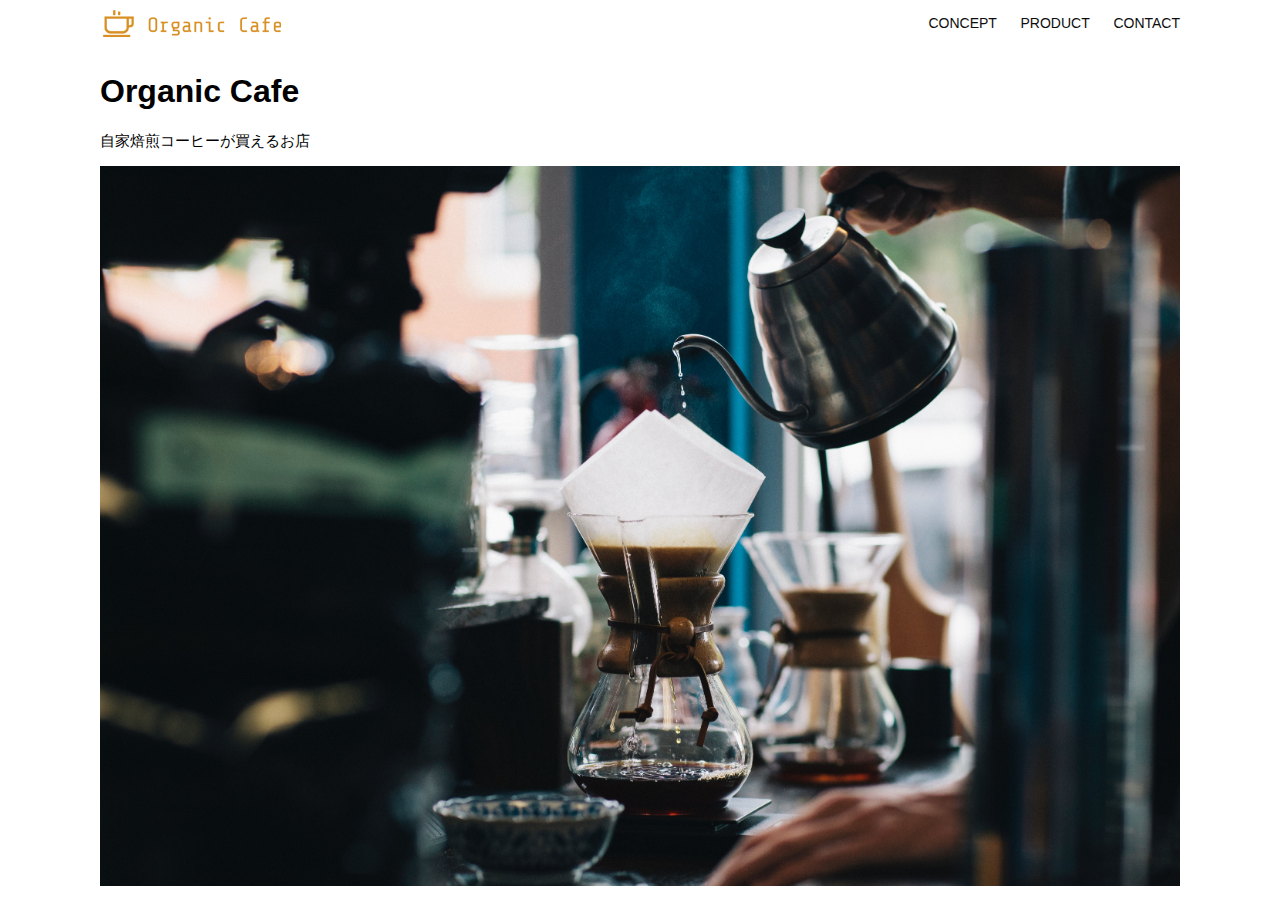
<file: html-css-kadai_013/index.html>
<!DOCTYPE html>
<html>
  <head>
    <title>Organic Cafe</title>
    <meta charset="UTF-8" />
    <meta name="description" content="自家焙煎のコーヒーがお家で楽しめるOrganic Cafe"/>
    <meta name="viewport" content="width=device-width, initial-scale=1.0" />
    <link rel="stylesheet" href="style.css" />
  </head>
  <body>
    <!-- ヘッダー -->
    <header>
      <!-- ロゴ -->
      <a href="index.html" id="logo"><img src="images/logo.png" alt="トップページに戻る"/></a>

      <!-- PC用ナビゲーション -->
      <nav id="nav-pc">
        <a href="index.html#concept">CONCEPT</a>
        <a href="index.html#product">PRODUCT</a>
        <a href="index.html#contact">CONTACT</a>
      </nav>

      <!-- スマホ用ボタン-->
      <img id="menu-sp" src="images/button-menu.png" alt="ナビゲーションを開く" onclick="document.getElementById('nav-sp').style.display = 'block'">

      <!-- スマホ用ナビゲーション -->
       <nav id="nav-sp">
        <ul>
          <li><img id="close" src="images/button-close.png" alt="ナビゲーションを閉じる" onclick="document.getElementById('nav-sp').style.display = 'none'"></li>
          <li><a id="logo-sp" href="index.html" onclick="document.getElementById('nav-sp').style.display = 'none'"><img src="images/logo-sp.png" alt="トップページに戻る"></a></li>
          <li><a class="menu" href="index.html#concept" onclick="document.getElementById('nav-sp').style.display = 'none'">CONCEPT</a></li>
          <li><a class="menu" href="index.html#product" onclick="document.getElementById('nav-sp').style.display = 'none'">PRODUCT</a></li>
          <li><a class="menu" href="index.html#contact" onclick="document.getElementById('nav-sp').style.display = 'none'">CONTACT</a></li>
        </ul>
       </nav>

    </header>

    <main>
      <article>
        <!-- メインビジュアル -->
        <section id="main-visual">
          <div id="main-message">
            <h1>Organic Cafe</h1>
            <p>自家焙煎コーヒーが買えるお店</p>
          </div>
          <img src="images/main-image.jpg" alt="コーヒーをハンドドリップで淹れる画像"/>
        </section>
      </article>
    </main>
  </body>
</html>
</file>
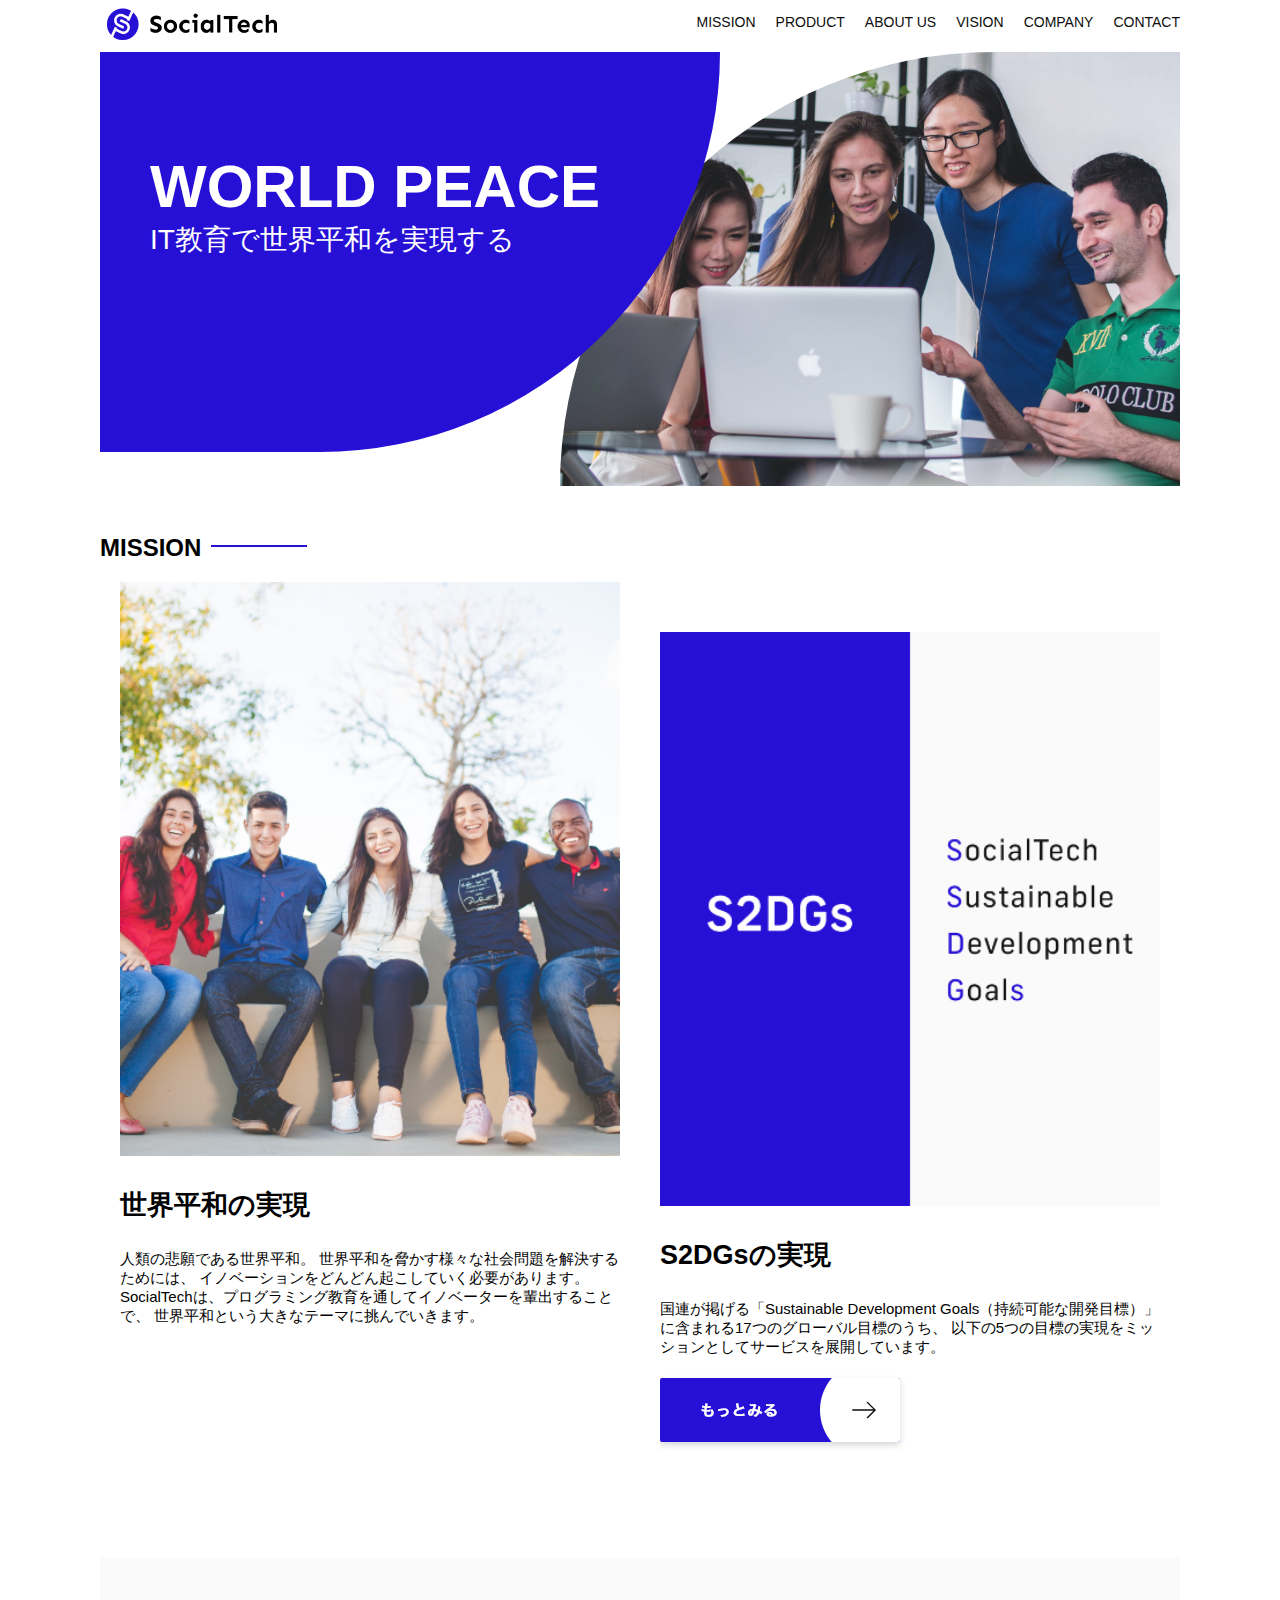
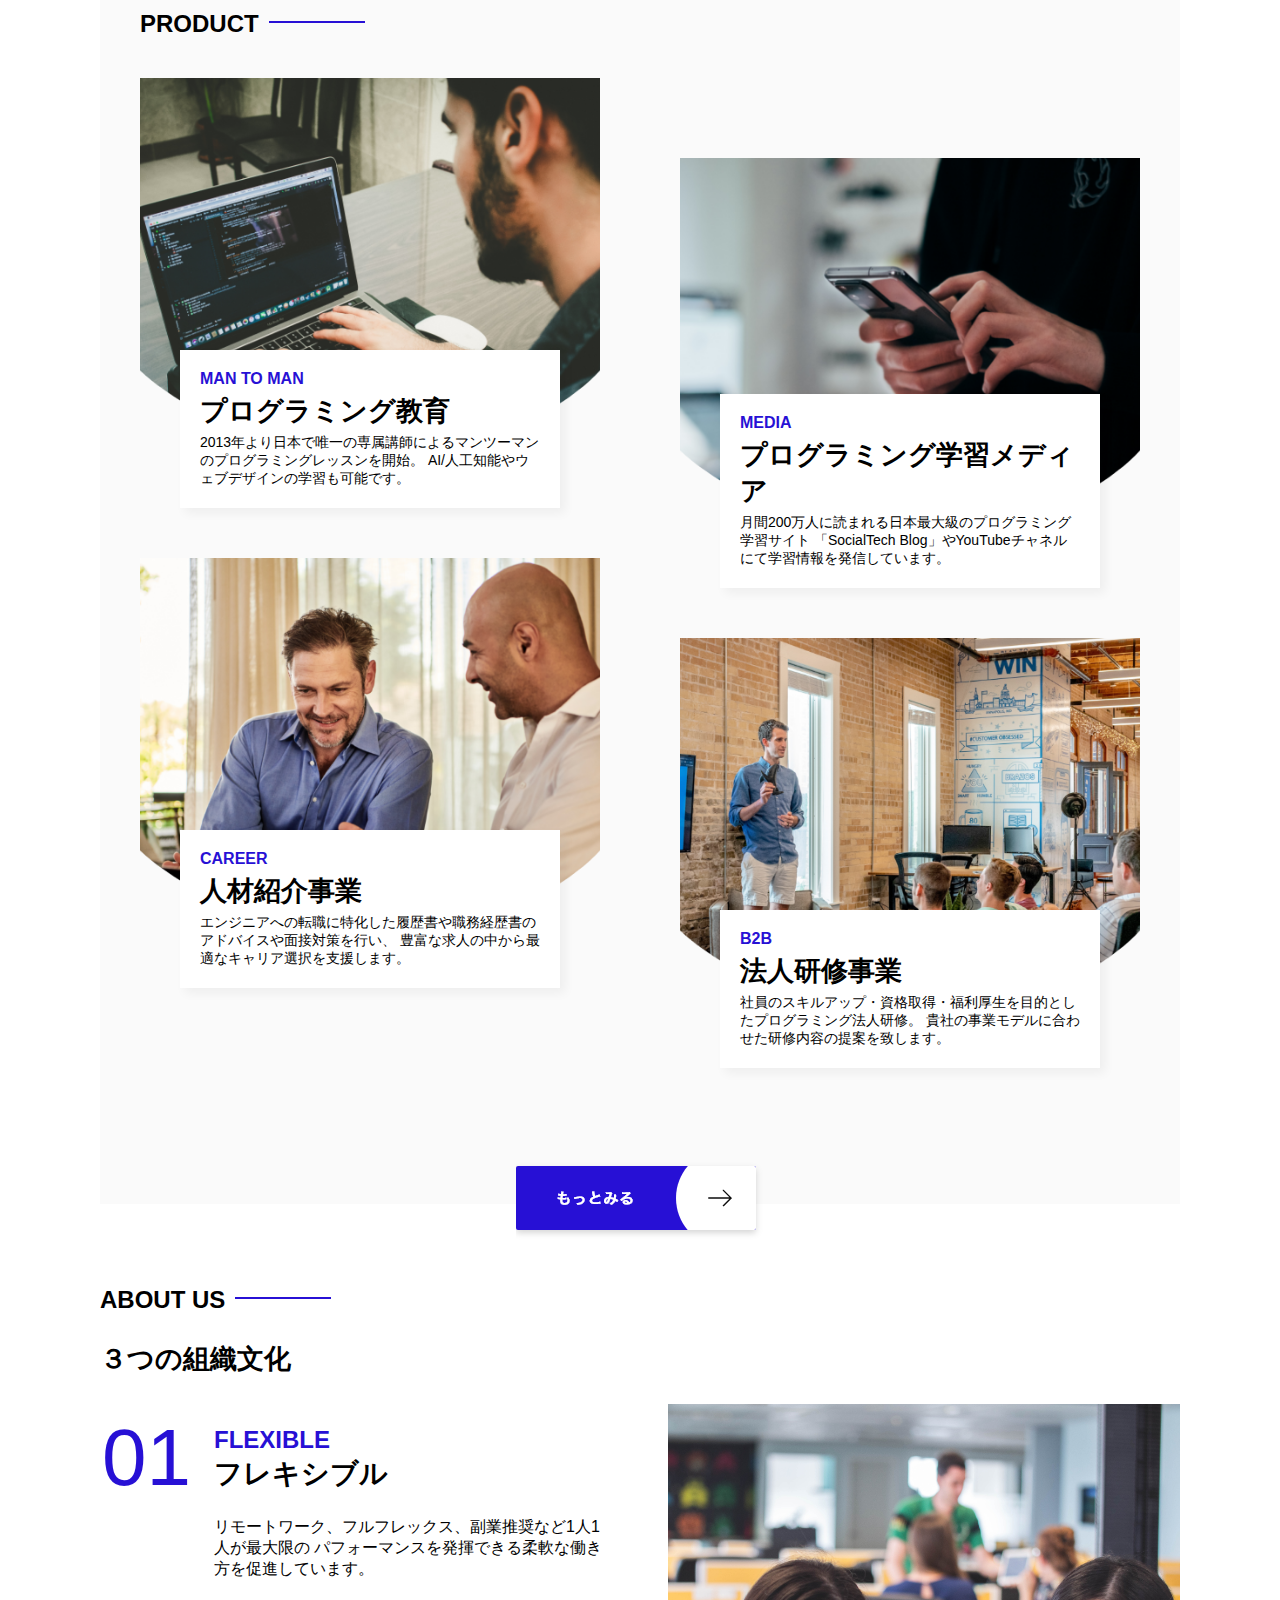
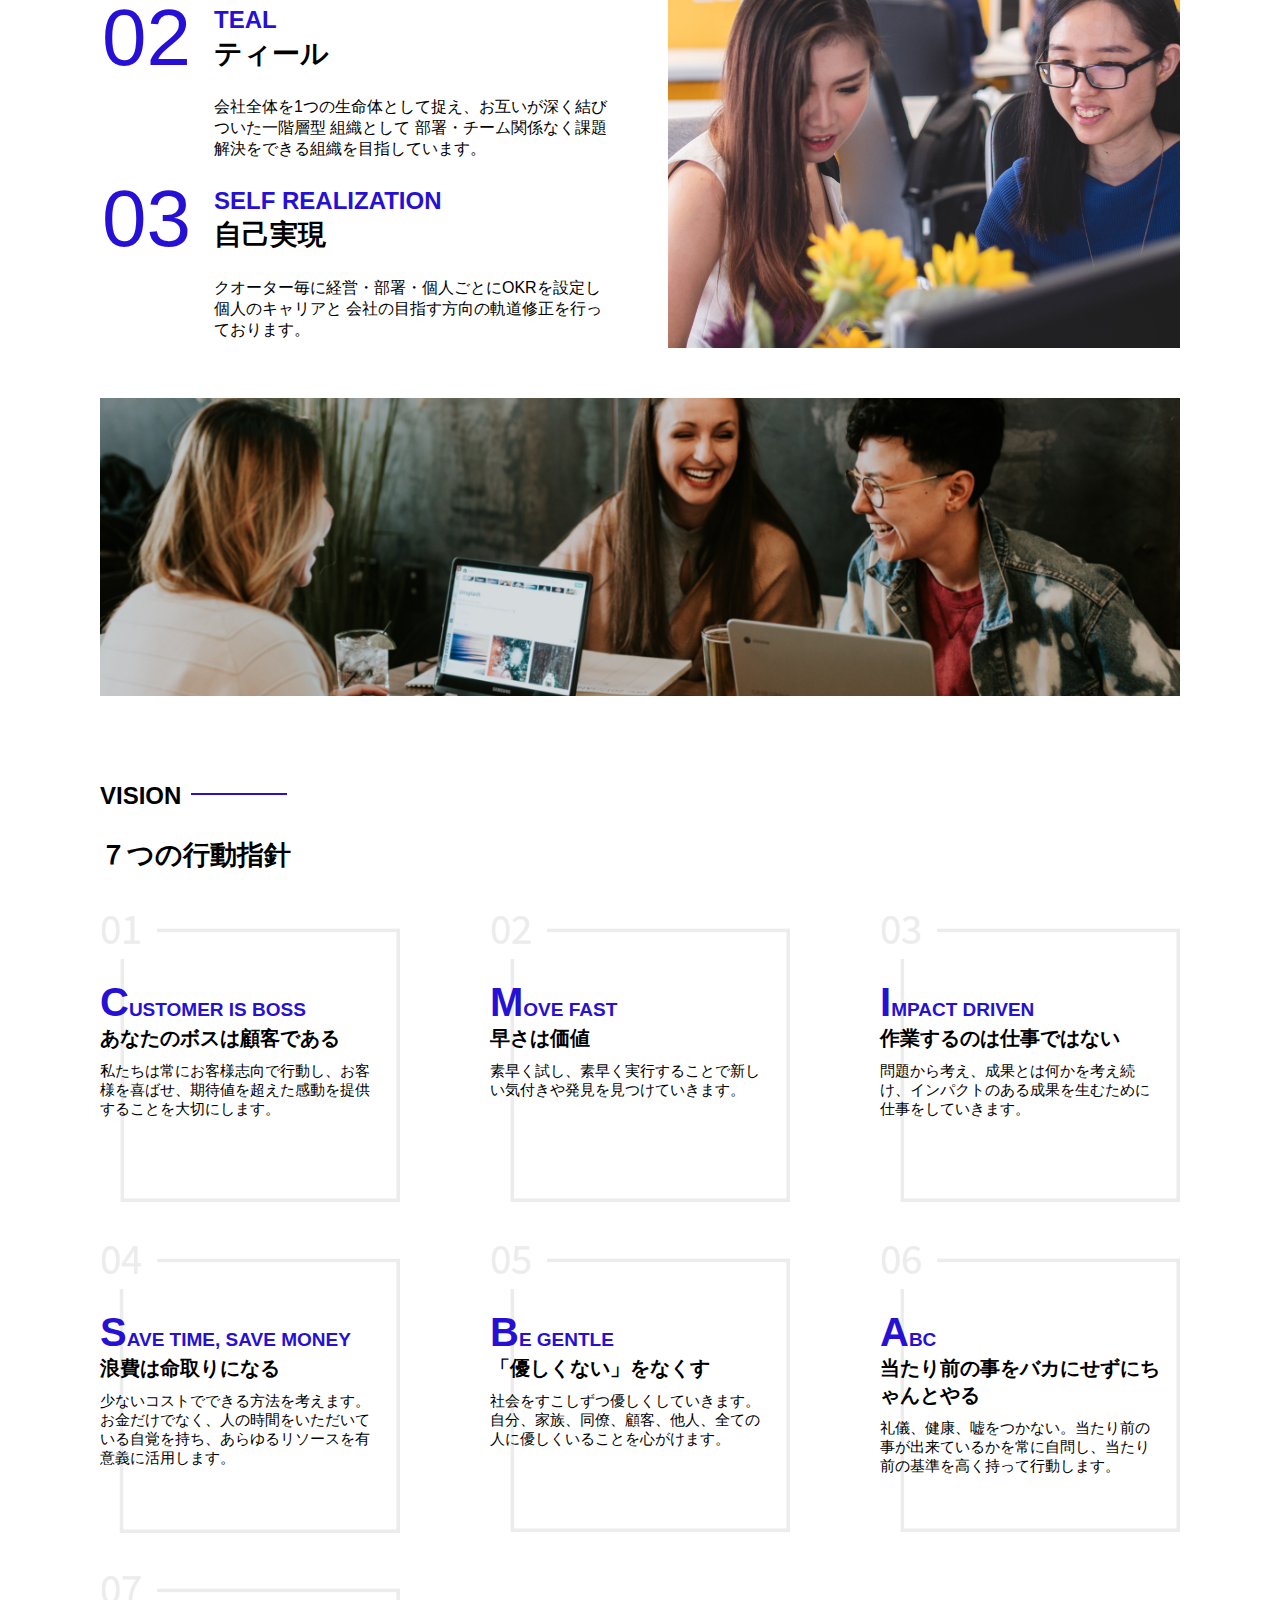
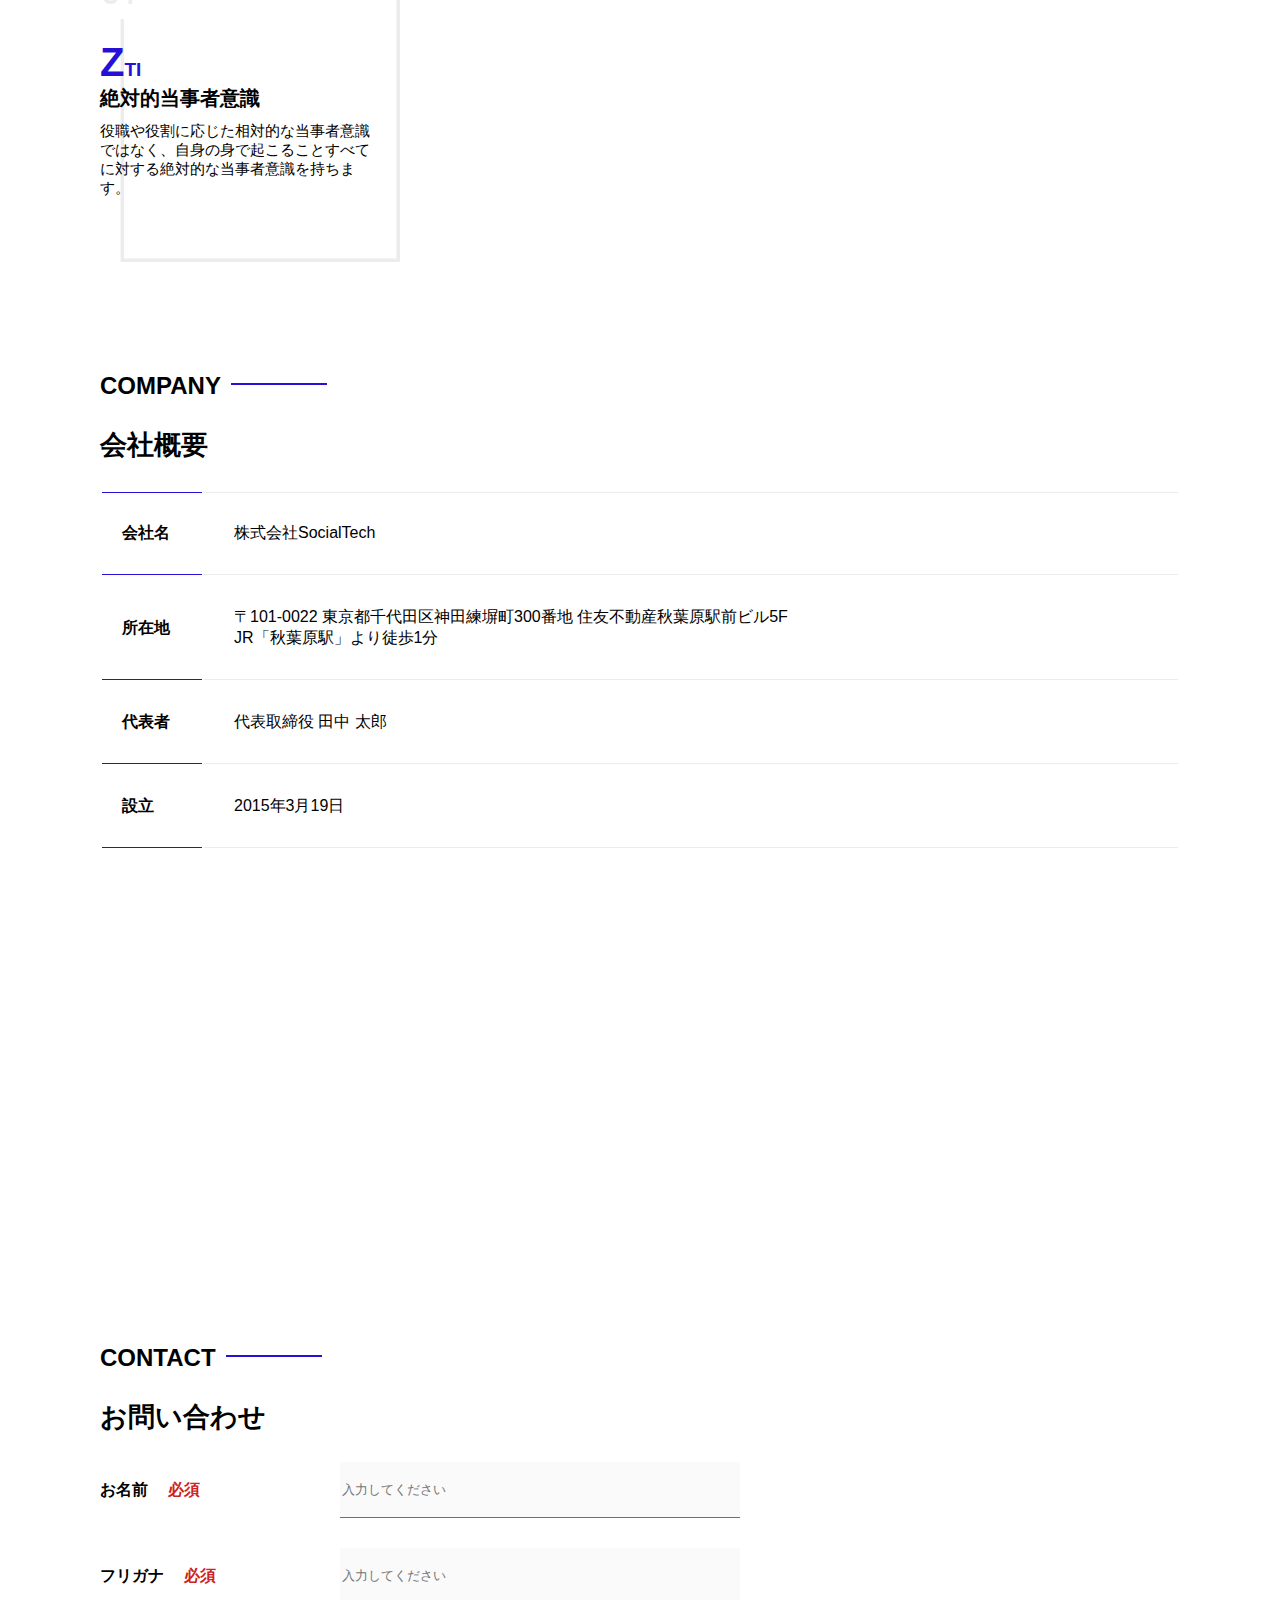
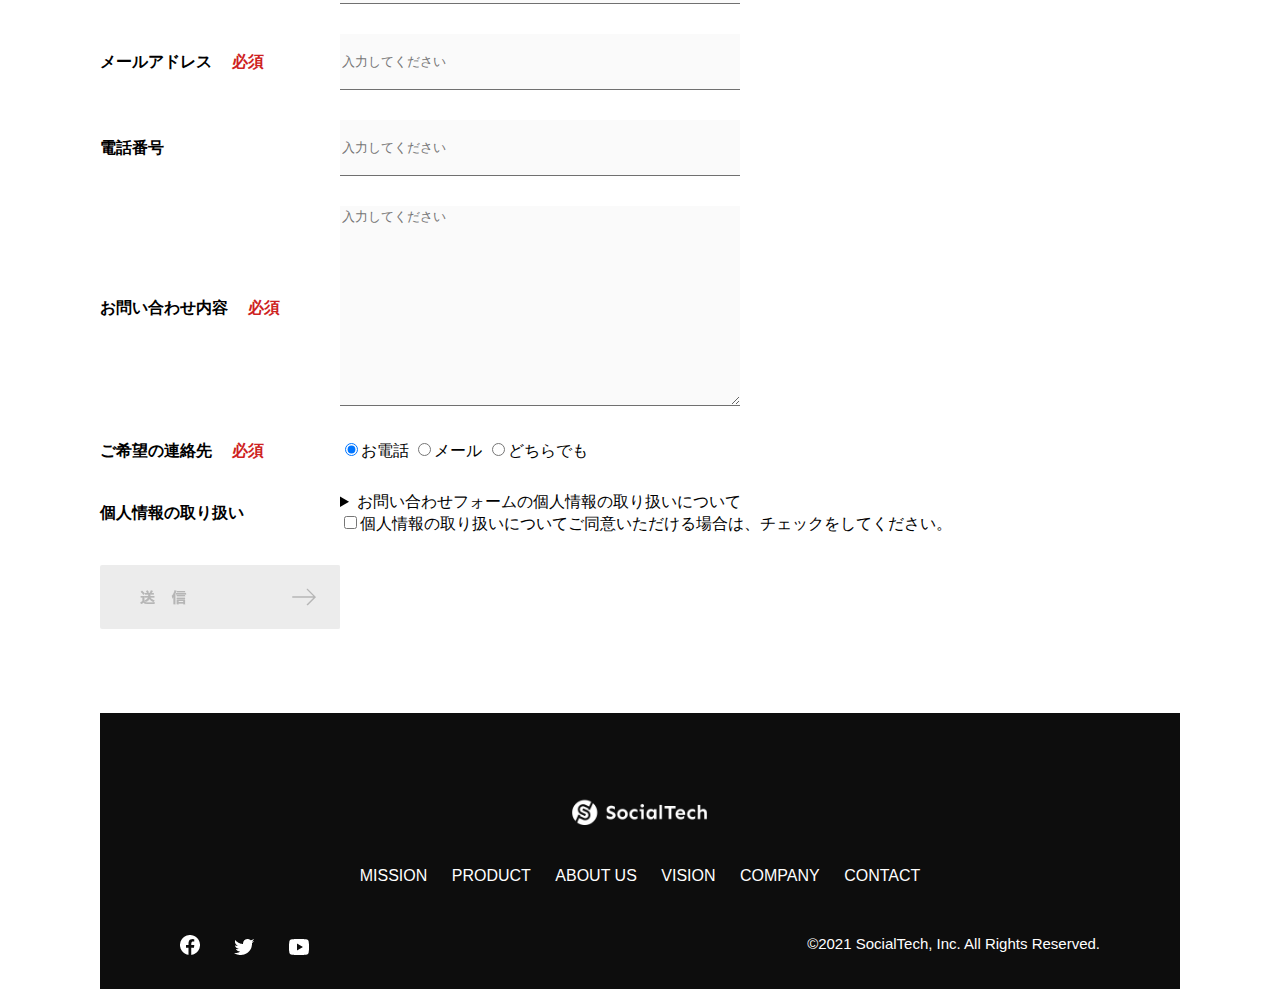
<file: kadai_tutorial_output/index.html>
<!DOCTYPE html>
<html>
    <head>
        <title>SocialTech</title>
        <meta charset="utf-8">
        <meta name="description" content="SocialTechはEdTech業界のリーディングカンパニーを目指します。">
        <meta name="viewport" content="width=device-width, initial-scale=1.0">
        <link rel="stylesheet" href="style.css">
    </head>
    <body>
        <!-- ヘッダー -->
         <header>
            <!-- ロゴ -->
             <a href="index.html" id="logo">
                <img src="images/logo.png" alt="トップページに戻る">
             </a>


             <!-- PC用ナビゲーション -->
              <nav id="nav-pc">
                <ul>
                    <li><a href="mission.html">MISSION</a></li>
                    <li><a href="product.html">PRODUCT</a></li>
                    <li><a href="index.html#aboutus">ABOUT US</a></li>
                    <li><a href="index.html#vision">VISION</a></li>
                    <li><a href="index.html#company">COMPANY</a></li>
                    <li><a href="index.html#contact">CONTACT</a></li>
                </ul>
              </nav>
              <!-- スマホ用メニューボタン -->
               <button id="menu-sp" onclick="document.getElementById('nav-sp').style.display = 'block'">
                <img src="images/button-menu.png" alt="ナビゲーションを開く">
               </button>
               <!-- スマホ用ナビゲーション -->
                <div id="nav-sp">
                    <button id="close" onclick="document.getElementById('nav-sp').style.display = 'none'">
                        <img src="images/button-close.png" alt="ナビゲーションを閉じる">
                    </button>

                    <nav>
                        <ul>
                            <li><a id="logo-sp" href="index.html" onclick="document.getElementById('nav-sp').style.display = 'none'"><img src="images/logo-sp.png" alt="トップページに戻る"></a></li>
                            <li><a class="menu" href="mission.html" onclick="document.getElementById('nav-sp').style.display = 'none'">MISSION</a></li>
                            <li><a class="menu" href="product.html" onclick="document.getElementById('nav-sp').style.display = 'none'">PRODUCT</a></li>
                            <li><a class="menu" href="index.html#aboutus" onclick="document.getElementById('nav-sp').style.display = 'none'">ABOUT US</a></li>
                            <li><a class="menu" href="index.html#vision" onclick="document.getElementById('nav-sp').style.display = 'none'">VISION</a></li>
                            <li><a class="menu" href="index.html#company" onclick="document.getElementById('nav-sp').style.display = 'none'">COMPANY</a></li>
                            <li><a class="menu" href="index.html#contact" onclick="document.getElementById('nav-sp').style.display = 'none'">CONTACT</a></li>                           
                        </ul>
                    </nav>
                    
                    <div id="sns">
                        <a href="https://www.facebook.com/sejuku2013"><img src="images/button-facebook.png" alt="facebookのリンク"></a>
                        <a href="https://twitter.com/samuraijuku"><img src="images/button-twitter.png" alt="Twitterのリンク"></a>
                        <a href="https://www.youtube.com/channel/UCCFOQO5aDK0xXam4cUQXT8g"><img src="images/button-youtube.png" alt="YouTubeのリンク"></a>
                    </div>
                </div>

         </header>
         <main>
            <article>


                <!-- メインビジュアル -->
                 <section id="main-visual">
                    <div id="main-message">
                        <h1>WORLD PEACE</h1>
                        <p>IT教育で世界平和を実現する</p>
                    </div>
                    <img src="images/index/index-main.png" alt="PCの周りに集まる多国籍の仲間たち">
                 </section>


                 <!-- ミッション -->
                  <section id="mission">
                    <h2 class="index-h2">MISSION</h2>
                    <div id="mission-flex">
                        <div>
                            <img id="mission-photo" src="images/index/index-mission.png" alt="屋外のベンチで写真を撮影する多国籍の仲間たち">
                            <h3>世界平和の実現</h3>
                            <p>
                                人類の悲願である世界平和。
                                世界平和を脅かす様々な社会問題を解決するためには、
                                イノベーションをどんどん起こしていく必要があります。
                                SocialTechは、プログラミング教育を通してイノベーターを輩出することで、
                                世界平和という大きなテーマに挑んでいきます。
                            </p>
                          </div>
                          <div>
                            <img id="s2dgs" src="images/index/s2dgs.png" alt="S2DGs">
                            <h3>S2DGsの実現</h3>
                            <p>
                                国連が掲げる「Sustainable Development Goals（持続可能な開発目標）」
                                に含まれる17つのグローバル目標のうち、
                                以下の5つの目標の実現をミッションとしてサービスを展開しています。
                            </p>
                            <a href="mission.html">
                                <img src="images/button-more.png" alt="もっとみる">
                            </a>
                          </div>
                        </div>
                      </section>


                      <!-- プロダクト -->
                       <section id="product">
                       <h2 class="index-h2">PRODUCT</h2>
                       <div class="product-flex">
                        <div id="product-left">
                            <div>
                                <img class="product-photo" src="images/index/index-mantoman.png" alt="PCでコードを書く男性">
                                <div class="product-explain">
                                    <span>MAN TO MAN</span>
                                    <h3>プログラミング教育</h3>
                                    <p>
                                        2013年より日本で唯一の専属講師によるマンツーマンのプログラミングレッスンを開始。
                                        AI/人工知能やウェブデザインの学習も可能です。
                                    </p>
                                </div>
                            </div>
                            <div>
                                <img class="product-photo" src="images/index/index-career.png" alt="笑顔で話し合う2人の男性">
                                <div class="product-explain">
                                    <span>CAREER</span>
                                    <h3>人材紹介事業</h3>
                                    <p>
                                        エンジニアへの転職に特化した履歴書や職務経歴書のアドバイスや面接対策を行い、
                                        豊富な求人の中から最適なキャリア選択を支援します。
                                    </p>
                                </div>
                            </div>
                        </div>
                        <div id="product-right">
                            <div>
                                <img class="product-photo" src="images/index/index-media.png" alt="スマートフォンを操作する人">
                                <div class="product-explain">
                                    <span>MEDIA</span>
                                    <h3>プログラミング学習メディア</h3>
                                    <p>
                                        月間200万人に読まれる日本最大級のプログラミング学習サイト
                                        「SocialTech Blog」やYouTubeチャネルにて学習情報を発信しています。
                                    </p>
                                </div>
                            </div>
                            <div>
                                <img class="product-photo" src="images/index/index-b2b.png" alt="講演中の男性とそれを聴く人々">
                                <div class="product-explain">
                                    <span>B2B</span>
                                    <h3>法人研修事業</h3>
                                    <p>
                                        社員のスキルアップ・資格取得・福利厚生を目的としたプログラミング法人研修。
                                        貴社の事業モデルに合わせた研修内容の提案を致します。 
                                    </p>
                                </div>
                            </div>
                        </div>
                       </div>
                       <div id="product-more">
                        <a href="product.html">
                            <img src="images/button-more.png" alt="もっとみる">
                        </a>
                       </div>
                    </section>

                    <!-- ABOUT US -->
                     <section id="aboutus">
                        <h2 class="index-h2">ABOUT US</h2>
                        <h3>３つの組織文化</h3>
                        <div>
                            <table class="culture-table">
                                <tr>
                                    <td class="culture-num">01</td>
                                    <th><span class="culture-en">FLEXIBLE</span><br>フレキシブル</th>
                                </tr>
                                <tr>
                                    <td>
                                        <!-- 空のセル -->
                                    </td>
                                    <td class="culture-description">
                                        リモートワーク、フルフレックス、副業推奨など1人1人が最大限の
                                        パフォーマンスを発揮できる柔軟な働き方を促進しています。
                                    </td>
                                </tr>
                                <tr>
                                    <td class="culture-num">02</td>
                                    <th><span class="culture-en">TEAL</span><br>ティール</th>
                                </tr>
                                <tr>
                                    <td>
                                        <!-- 空のセル -->
                                    </td>
                                    <td class="culture-description">
                                        会社全体を1つの生命体として捉え、お互いが深く結びついた一階層型 組織として
                                        部署・チーム関係なく課題解決をできる組織を目指しています。
                                    </td>
                                </tr>
                                <tr>
                                    <td class="culture-num">03</td>
                                    <th><span class="culture-en">SELF REALIZATION</span><br>自己実現</th>
                                </tr>
                                <tr>
                                    <td>
                                        <!-- 空のセル -->
                                    </td>
                                    <td class="culture-description">クオーター毎に経営・部署・個人ごとにOKRを設定し個人のキャリアと 会社の目指す方向の軌道修正を行っております。</td>
                                </tr>
                            </table>
                            <img class="culture-img" src="images/index/index-aboutus1.png" alt="笑顔で話し合う2人の女性">
                        </div>
                        <img class="culture-img2" src="images/index/index-aboutus2.png" alt="笑顔で話し合う3人の男女">
                     </section>
                     
                     <!-- VISION -->
                      <section id="vision">
                        <h2 class="index-h2">VISION</h2>
                        <h3>７つの行動指針</h3>
                        <div>
                            <div class="vision-box">
                                <img src="images/index/vision-01.png" alt="01">
                              <div>
                                <h4>CUSTOMER IS BOSS</h4>
                                <h5>あなたのボスは顧客である</h5>
                                <p>私たちは常にお客様志向で行動し、お客様を喜ばせ、期待値を超えた感動を提供することを大切にします。</p>
                              </div>
                            </div>
                            <div class="vision-box">
                                <img src="images/index/vision-02.png" alt="02">
                              <div>
                                <h4>MOVE FAST</h4>
                                <h5>早さは価値</h5>
                                <p>素早く試し、素早く実行することで新しい気付きや発見を見つけていきます。</p>
                              </div>
                            </div>
                            <div class="vision-box">
                                <img src="images/index/vision-03.png" alt="03">
                              <div>
                                <h4>IMPACT DRIVEN</h4>
                                <h5>作業するのは仕事ではない</h5>
                                <p>問題から考え、成果とは何かを考え続け、インパクトのある成果を生むために仕事をしていきます。</p>
                            </div>
                            </div>
                            <div class="vision-box">
                                <img src="images/index/vision-04.png" alt="04">
                              <div>
                                <h4>SAVE TIME, SAVE MONEY</h4>
                                <h5>浪費は命取りになる</h5>
                                <p>少ないコストでできる方法を考えます。お金だけでなく、人の時間をいただいている自覚を持ち、あらゆるリソースを有意義に活用します。</p>
                              </div>
                            </div>
                            <div class="vision-box">
                                <img src="images/index/vision-05.png" alt="05">
                              <div>
                                <h4>BE GENTLE</h4>
                                <h5>「優しくない」をなくす</h5>
                                <p>社会をすこしずつ優しくしていきます。自分、家族、同僚、顧客、他人、全ての人に優しくいることを心がけます。</p>
                              </div>
                            </div>
                            <div class="vision-box">
                                <img src="images/index/vision-06.png" alt="06">
                              <div>
                                <h4>ABC</h4>
                                <h5>当たり前の事をバカにせずにちゃんとやる</h5>
                                <p>礼儀、健康、嘘をつかない。当たり前の事が出来ているかを常に自問し、当たり前の基準を高く持って行動します。</p>
                              </div>
                            </div>
                            <div class="vision-box">
                                <img src="images/index/vision-07.png" alt="07">
                              <div>
                               <h4>ZTI</h4>
                                <h5>絶対的当事者意識</h5>
                                <p>役職や役割に応じた相対的な当事者意識ではなく、自身の身で起こることすべてに対する絶対的な当事者意識を持ちます。</p>
                            </div> 
                            </div>
                        </div>
                      </section>

                       <!-- COMPANY -->
                        <section id="company">
                            <h2 class="index-h2">COMPANY</h2>
                            <h3>会社概要</h3>
                            <table id="company-table">
                                <tr>
                                    <th class="tableheader tableheader-first">会社名</th><td class="cell cell-first">株式会社SocialTech</td>
                                </tr>
                                <tr>
                                    <th class="tableheader">所在地</th><td class="cell">〒101-0022 東京都千代田区神田練塀町300番地 住友不動産秋葉原駅前ビル5F<br>
                                        JR「秋葉原駅」より徒歩1分</td>
                                </tr>
                                <tr>
                                    <th class="tableheader">代表者</th><td class="cell">代表取締役 田中 太郎</td>
                                </tr>
                                <tr>
                                    <th class="tableheader">設立</th><td class="cell">2015年3月19日</td>
                                </tr>
                            </table>
                            <iframe src="https://www.google.com/maps/embed?pb=!1m18!1m12!1m3!1d3240.0688540195165!2d139.7746526!3d35.6999232!2m3!1f0!2f0!3f0!3m2!1i1024!2i768!4f13.1!3m3!1m2!1s0x60188fee13660e23%3A0x77137876edf742ac!2z5L2P5Y-L5LiN5YuV55Sj56eL6JGJ5Y6f6aeF5YmN44OT44Or!5e0!3m2!1sja!2sjp!4v1746139200231!5m2!1sja!2sjp" width="600" height="450" style="border:0;" allowfullscreen="" loading="lazy" referrerpolicy="no-referrer-when-downgrade"></iframe>
                        </section>

                        <!-- コンタクト -->
                         <section id="contact">
                            <h2 class="index-h2">CONTACT</h2>
                            <h3>お問い合わせ</h3>
                            <form>

                                <div>
                                    <div class="contact-heading"><label class="contact-label">お名前<span class="contact-span">必須</span></label></div>
                                    <div><input type="text" name="name" placeholder="入力してください" class="contact-textbox"></div>
                                </div>

                                <div>
                                    <div class="contact-heading"><label class="contact-label">フリガナ<span class="contact-span">必須</span></label></div>
                                    <div><input type="text" name="hurigana" placeholder="入力してください" class="contact-textbox"></div>
                                </div>

                                <div>
                                    <div class="contact-heading"><label class="contact-label">メールアドレス<span class="contact-span">必須</span></label></div>
                                    <div><input type="text" name="email" placeholder="入力してください" class="contact-textbox"></div>
                                </div>

                                <div>
                                    <div class="contact-heading"><label class="contact-label">電話番号</label></div>
                                    <div><input type="text" name="tel" placeholder="入力してください" class="contact-textbox"></div>
                                </div>

                                <div>
                                    <div class="contact-heading"><label class="contact-label">お問い合わせ内容<span class="contact-span">必須</span></label></div>
                                    <div><textarea class="contact-textarea" placeholder="入力してください" name="message"></textarea></div>
                                </div>

                                <div>
                                    <div class="contact-heading"><label class="contact-label">ご希望の連絡先<span class="contact-span">必須</span></label></div>
                                    <div><input class="radiobutton" type="radio" value="tel" name="contact" checked><label>お電話</label>
                                         <input class="radiobutton" type="radio" value="mail" name="contact"><label>メール</label>
                                         <input class="radiobutton" type="radio" value="both" name="contact"><label>どちらでも</label></div>
                                </div>

                                <div>
                                    <div class="contact-heading"><label class="contact-label">個人情報の取り扱い</label></div>
                                    <div><details>
                                           <summary>お問い合わせフォームの個人情報の取り扱いについて</summary>
                                           <div>
                                            <dl>
                                                <dt>１．組織の名称又は氏名</dt>
                                                <dd>株式会社SocialTech</dd>
                                                <dt>２．個人情報保護管理者（若しくはその代理人）の氏名又は職名、所属及び連絡先</dt>
                                                <dd>
                                                    <p>鈴木 一郎 コーポレート部</p>
                                                    <p>メールアドレス：samurai@example.com</p>
                                                    <p>TEL：03-1234-5678</p>
                                                </dd>
                                                 <dt>3.個人情報の利用目的</dt>
                                                <dd>
                                                    <ul>
                                                        <li>本サービス及び本サービスに関連する情報の提供又はそれらに関する連絡のため</li>
                                                        <li>ユーザーの本人確認のため</li>
                                                        <li>当社サービスのご案内のため</li>
                                                        <li>当社の商品等の広告または宣伝（電子メールによるものを含むものとします。）</li>
                                                    </ul>
                                                </dd>
                                                <dt>４．個人情報の取り扱い業務の委託</dt>
                                                <dd>個人情報の取扱業務の全部または一部を外部に業務委託する場合があります。その際、弊社は、個人情報を適切に保護できる管理体制を敷き実行していることを条件として委託先を厳選したうえで、機密保持契約を委託先と締結し、お客様の個人情報を厳密に管理させます。</dd>
                                                <dt>５．個人情報の開示等の請求</dt>
                                                <dd>
                                                    お客様は、弊社に対してご自身の個人情報の開示等（利用目的の通知、開示、内容の訂正・追加・削除、利用の停止または消去、第三者への提供の停止）に関して、当社問合わせ窓口に申し出ることができます。<br>
                                                    その際、弊社はお客様ご本人を確認させていただいたうえで、合理的な期間内に対応いたします。<br>
                                                    なお、個人情報に関する弊社問合わせ先は、次の通りです。
                                                </dd>
                                                <dd>
                                                    <p>株式会社SocialTech　個人情報問合せ窓口</p>
                                                    <p>〒150-0043　東京都千代田区神田練塀町300番地 住友不動産秋葉原駅前ビル5F</p>
                                                    <p>メールアドレス：samurai@example.com　TEL：03-1234-5678</p>                                                    
                                                </dd>
                                                <dt>６．個人情報を提供されることの任意性について</dt>
                                                <dd>お客様がご自身の個人情報を弊社に提供されるか否かは、お客様のご判断によりますが、もしご提供されない場合には、適切なサービスが提供できない場合がありますので予めご了承ください。</dd>
                                            </dl>
                                           </div>
                                        
                                         </details>
                                        <input type="checkbox" name="agree"><span>個人情報の取り扱いについてご同意いただける場合は、チェックをしてください。</span>
                                    </div>
                                </div>

                                <input type="image" src="images/button-submit.png" alt="送信する">

                            </form>
                         </section>
                        </article>
                    </main>
                         <footer>
                            <div id="footer-logo">
                                <img src="images/logo-sp.png" alt="SocialTech">
                            </div>
                            <div id="footer-link">
                                <a href="mission.html">MISSION</a>
                                <a href="product.html">PRODUCT</a>
                                <a href="index.html#aboutus">ABOUT US</a>
                                <a href="index.html#vision">VISION</a>
                                <a href="index.html#company">COMPANY</a>
                                <a href="index.html#contact">CONTACT</a>
                            </div>
                            <div id="sns-footer">
                                <div class="sns-btns">
                                <a href="https://www.facebook.com/sejuku2013"><img src="images/button-facebook.png"></a>
                                <a href="https://twitter.com/samuraijuku"><img src="images/button-twitter.png"></a>
                                <a href="https://www.youtube.com/channel/UCCFOQO5aDK0xXam4cUQXT8g"><img src="images/button-youtube.png"></a>
                            </div>
                                <p id="copyright">&copy;2021 SocialTech, Inc. All Rights Reserved.</p>
                            </div>
                         </footer>

                </body>

</html>
</file>
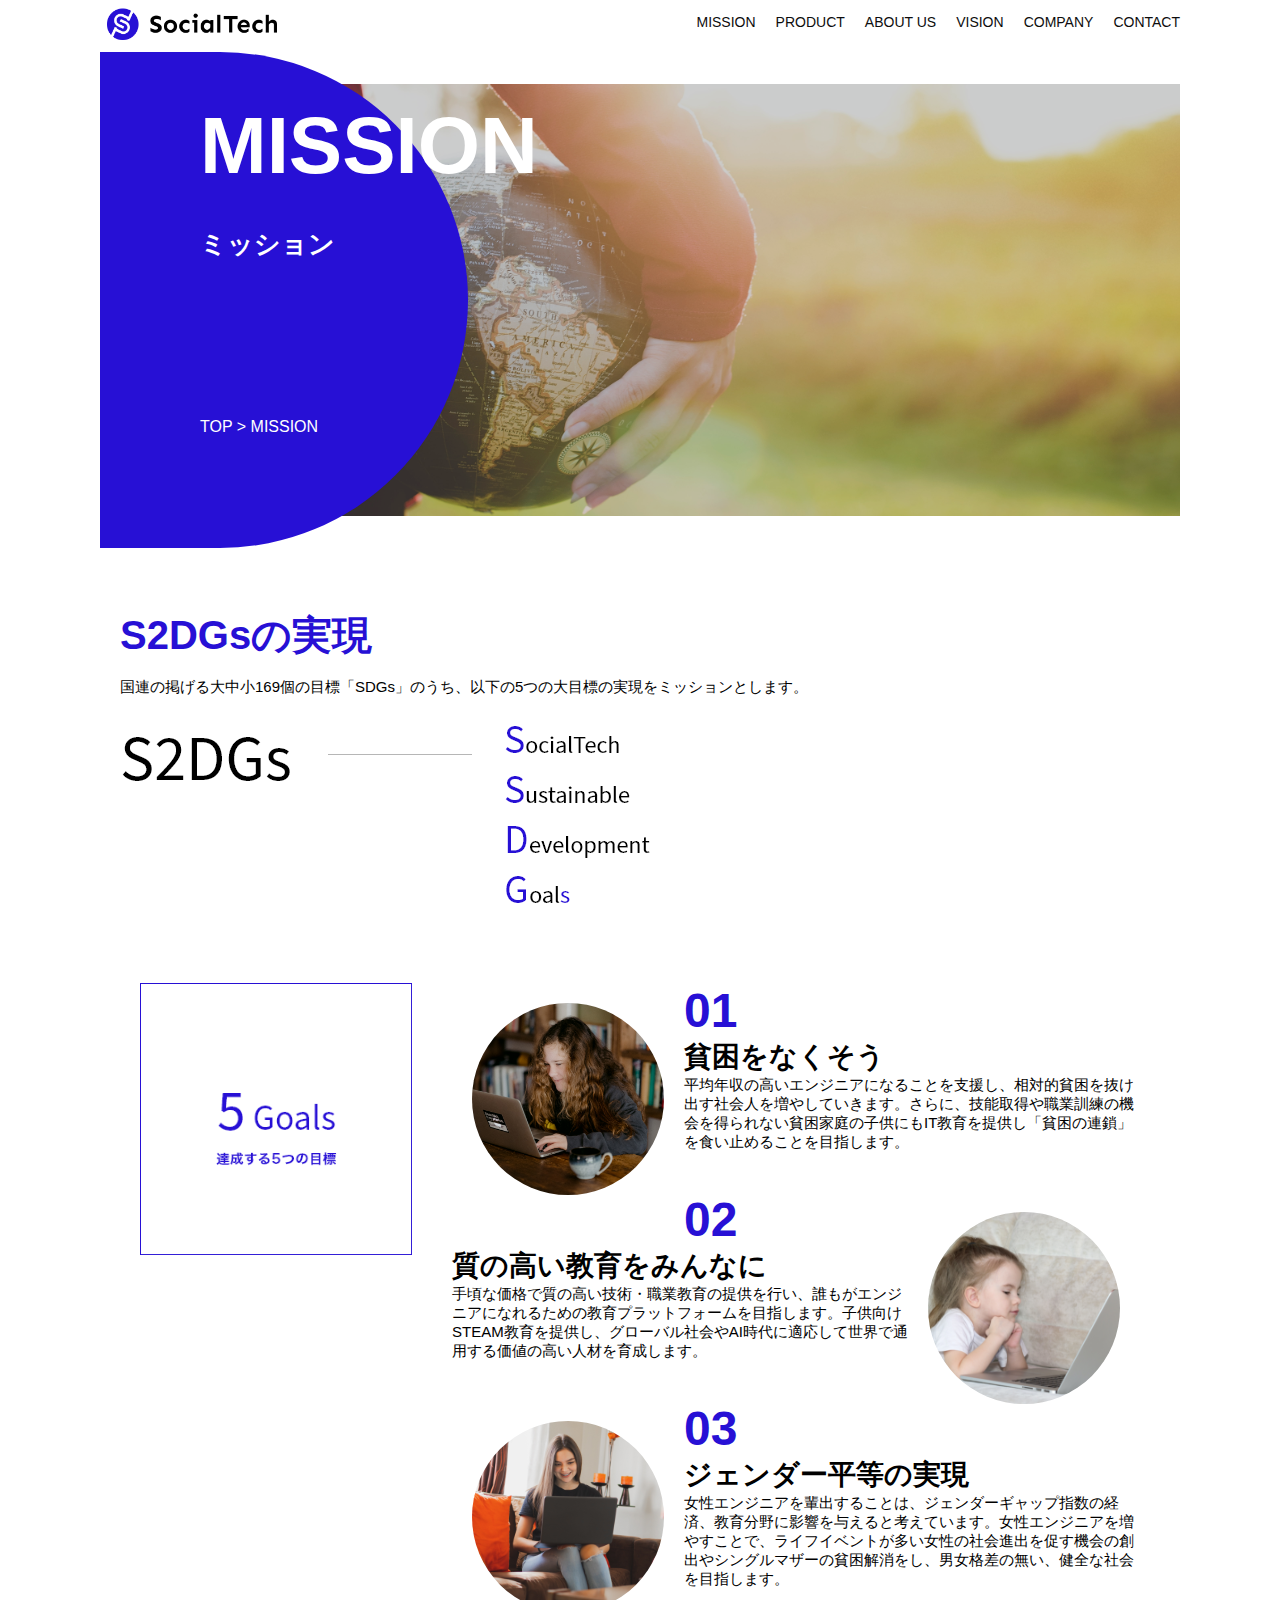
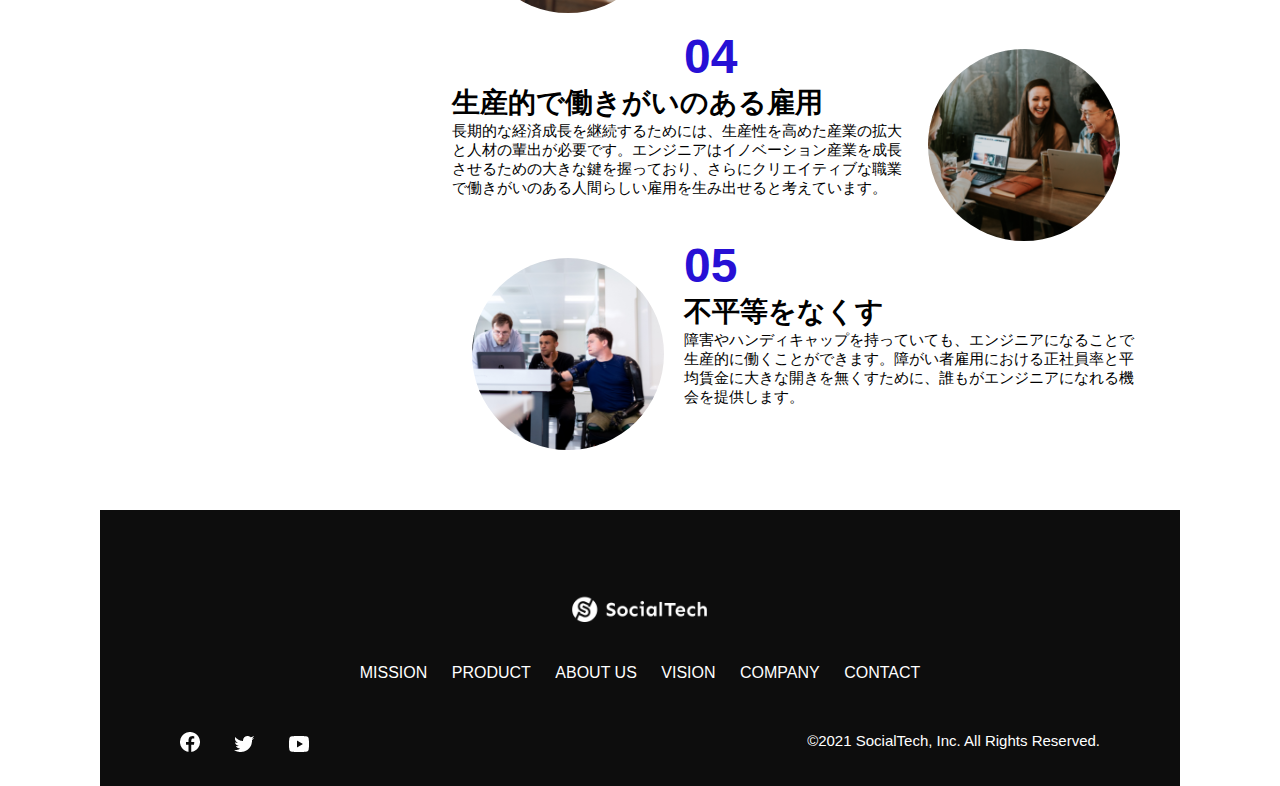
<file: kadai_tutorial_output/mission.html>
<!DOCTYPE html>
<html>
    <head>
        <title>SocialTech -MISSION ミッション -</title>
        <meta charset="utf-8">
        <meta name="description" content="SocialTechが目指す5つの目標（S2DGs）を紹介します">
        <meta name="viewport" content="width=device-width, initial-scale=1.0">
        <link rel="stylesheet" href="style.css">
    </head>
    <body>
        <!-- ヘッダー -->
         <header>
            <!-- ロゴ -->
             <a href="index.html" id="logo">
                <img src="images/logo.png" alt="トップページに戻る">
             </a>


             <!-- PC用ナビゲーション -->
              <nav id="nav-pc">
                <ul>
                    <li><a href="mission.html">MISSION</a></li>
                    <li><a href="product.html">PRODUCT</a></li>
                    <li><a href="index.html#aboutus">ABOUT US</a></li>
                    <li><a href="index.html#vision">VISION</a></li>
                    <li><a href="index.html#company">COMPANY</a></li>
                    <li><a href="index.html#contact">CONTACT</a></li>
                </ul>
              </nav>
              <!-- スマホ用メニューボタン -->
               <button id="menu-sp" onclick="document.getElementById('nav-sp').style.display = 'block'">
                <img src="images/button-menu.png" alt="ナビゲーションを開く">
               </button>
               <!-- スマホ用ナビゲーション -->
                <div id="nav-sp">
                    <button id="close" onclick="document.getElementById('nav-sp').style.display = 'none'">
                        <img src="images/button-close.png" alt="ナビゲーションを閉じる">
                    </button>

                    <nav>
                        <ul>
                            <li><a id="logo-sp" href="index.html" onclick="document.getElementById('nav-sp').style.display = 'none'"><img src="images/logo-sp.png" alt="トップページに戻る"></a></li>
                            <li><a class="menu" href="mission.html" onclick="document.getElementById('nav-sp').style.display = 'none'">MISSION</a></li>
                            <li><a class="menu" href="product.html" onclick="document.getElementById('nav-sp').style.display = 'none'">PRODUCT</a></li>
                            <li><a class="menu" href="index.html#aboutus" onclick="document.getElementById('nav-sp').style.display = 'none'">ABOUT US</a></li>
                            <li><a class="menu" href="index.html#vision" onclick="document.getElementById('nav-sp').style.display = 'none'">VISION</a></li>
                            <li><a class="menu" href="index.html#company" onclick="document.getElementById('nav-sp').style.display = 'none'">COMPANY</a></li>
                            <li><a class="menu" href="index.html#contact" onclick="document.getElementById('nav-sp').style.display = 'none'">CONTACT</a></li>                           
                        </ul>
                    </nav>
                    
                    <div id="sns">
                        <a href="https://www.facebook.com/sejuku2013"><img src="images/button-facebook.png" alt="facebookのリンク"></a>
                        <a href="https://twitter.com/samuraijuku"><img src="images/button-twitter.png" alt="Twitterのリンク"></a>
                        <a href="https://www.youtube.com/channel/UCCFOQO5aDK0xXam4cUQXT8g"><img src="images/button-youtube.png" alt="YouTubeのリンク"></a>
                    </div>
                </div>
         </header>


         <main>
            <article>
                <section id="mission-main">
                    <div class="mission-main-inner">
                        <div id="mission-title">
                            <h1>MISSION<br><span>ミッション</span></h1>
                            <p>TOP > MISSION</p>
                        </div>
                    </div>
                </section>
                <section id="mission-s2dgs">
                    <h2 class="mission-h2">S2DGsの実現</h2>
                    <p>国連の掲げる大中小169個の目標「SDGs」のうち、以下の5つの大目標の実現をミッションとします。</p>
                    <img src="images/mission/mission-s2dgs.png" alt="S2DGs">
                </section>

                <section id="mission-five-goals">
                    <div class="five-goals-image">
                        <img src="images/mission/mission-5goals.png" alt="5Goals">
                    </div>

                    <div class="five-goals-read">
                        <div>
                            <img class="fivegoals-image-left" src="images/mission/mission-5goals01.png" alt="PCを操作する女の子">
                            <span class="fivegoals-number">01</span>
                            <h3 class="fivegoals-h3">貧困をなくそう</h3>
                            <p class="fivegoals-p">平均年収の高いエンジニアになることを支援し、相対的貧困を抜け出す社会人を増やしていきます。さらに、技能取得や職業訓練の機会を得られない貧困家庭の子供にもIT教育を提供し「貧困の連鎖」を食い止めることを目指します。</p>
                        </div>

                        <div>
                            <img class="fivegoals-image-right" src="images/mission/mission-5goals02.png" alt="PCを見つめる小さい女の子">
                            <span class="fivegoals-number">02</span>
                            <h3 class="fivegoals-h3">質の高い教育をみんなに</h3>
                            <p class="fivegoals-p">手頃な価格で質の高い技術・職業教育の提供を行い、誰もがエンジニアになれるための教育プラットフォームを目指します。子供向けSTEAM教育を提供し、グローバル社会やAI時代に適応して世界で通用する価値の高い人材を育成します。</p>
                        </div>

                        <div>
                            <img class="fivegoals-image-left" src="images/mission/mission-5goals03.png" alt="PCを操作する女性">
                            <span class="fivegoals-number">03</span>
                            <h3 class="fivegoals-h3">ジェンダー平等の実現</h3>
                            <p class="fivegoals-p">女性エンジニアを輩出することは、ジェンダーギャップ指数の経済、教育分野に影響を与えると考えています。女性エンジニアを増やすことで、ライフイベントが多い女性の社会進出を促す機会の創出やシングルマザーの貧困解消をし、男女格差の無い、健全な社会を目指します。</p>
                        </div>

                        <div>
                            <img class="fivegoals-image-right" src="images/mission/mission-5goals04.png" alt="笑顔で話し合う3人の男女">
                            <span class="fivegoals-number">04</span>
                            <h3 class="fivegoals-h3">生産的で働きがいのある雇用</h3>
                            <p class="fivegoals-p">長期的な経済成長を継続するためには、生産性を高めた産業の拡大と人材の輩出が必要です。エンジニアはイノベーション産業を成長させるための大きな鍵を握っており、さらにクリエイティブな職業で働きがいのある人間らしい雇用を生み出せると考えています。</p>
                        </div>

                        <div>
                            <img class="fivegoals-image-left" src="images/mission/mission-5goals05.png" alt="障害を持つ男性が生き生きと働く様子">
                            <span class="fivegoals-number">05</span>
                            <h3 class="fivegoals-h3">不平等をなくす</h3>
                            <p class="fivegoals-p">障害やハンディキャップを持っていても、エンジニアになることで生産的に働くことができます。障がい者雇用における正社員率と平均賃金に大きな開きを無くすために、誰もがエンジニアになれる機会を提供します。</p>
                        </div>

                    </div>
                </section>




            </article>
         </main>

                         <footer>
                            <div id="footer-logo">
                                <img src="images/logo-sp.png" alt="SocialTech">
                            </div>
                            <div id="footer-link">
                                <a href="mission.html">MISSION</a>
                                <a href="product.html">PRODUCT</a>
                                <a href="index.html#aboutus">ABOUT US</a>
                                <a href="index.html#vision">VISION</a>
                                <a href="index.html#company">COMPANY</a>
                                <a href="index.html#contact">CONTACT</a>
                            </div>
                            <div id="sns-footer">
                                <div class="sns-btns">
                                <a href="https://www.facebook.com/sejuku2013"><img src="images/button-facebook.png" alt="facebookのリンク"></a>
                                <a href="https://twitter.com/samuraijuku"><img src="images/button-twitter.png" alt="Twitterのリンク"></a>
                                <a href="https://www.youtube.com/channel/UCCFOQO5aDK0xXam4cUQXT8g"><img src="images/button-youtube.png" alt="YouTubeのリンク"></a>
                            </div>
                                <p id="copyright">&copy;2021 SocialTech, Inc. All Rights Reserved.</p>
                            </div>
                         </footer>

                </body>

</html>
</file>
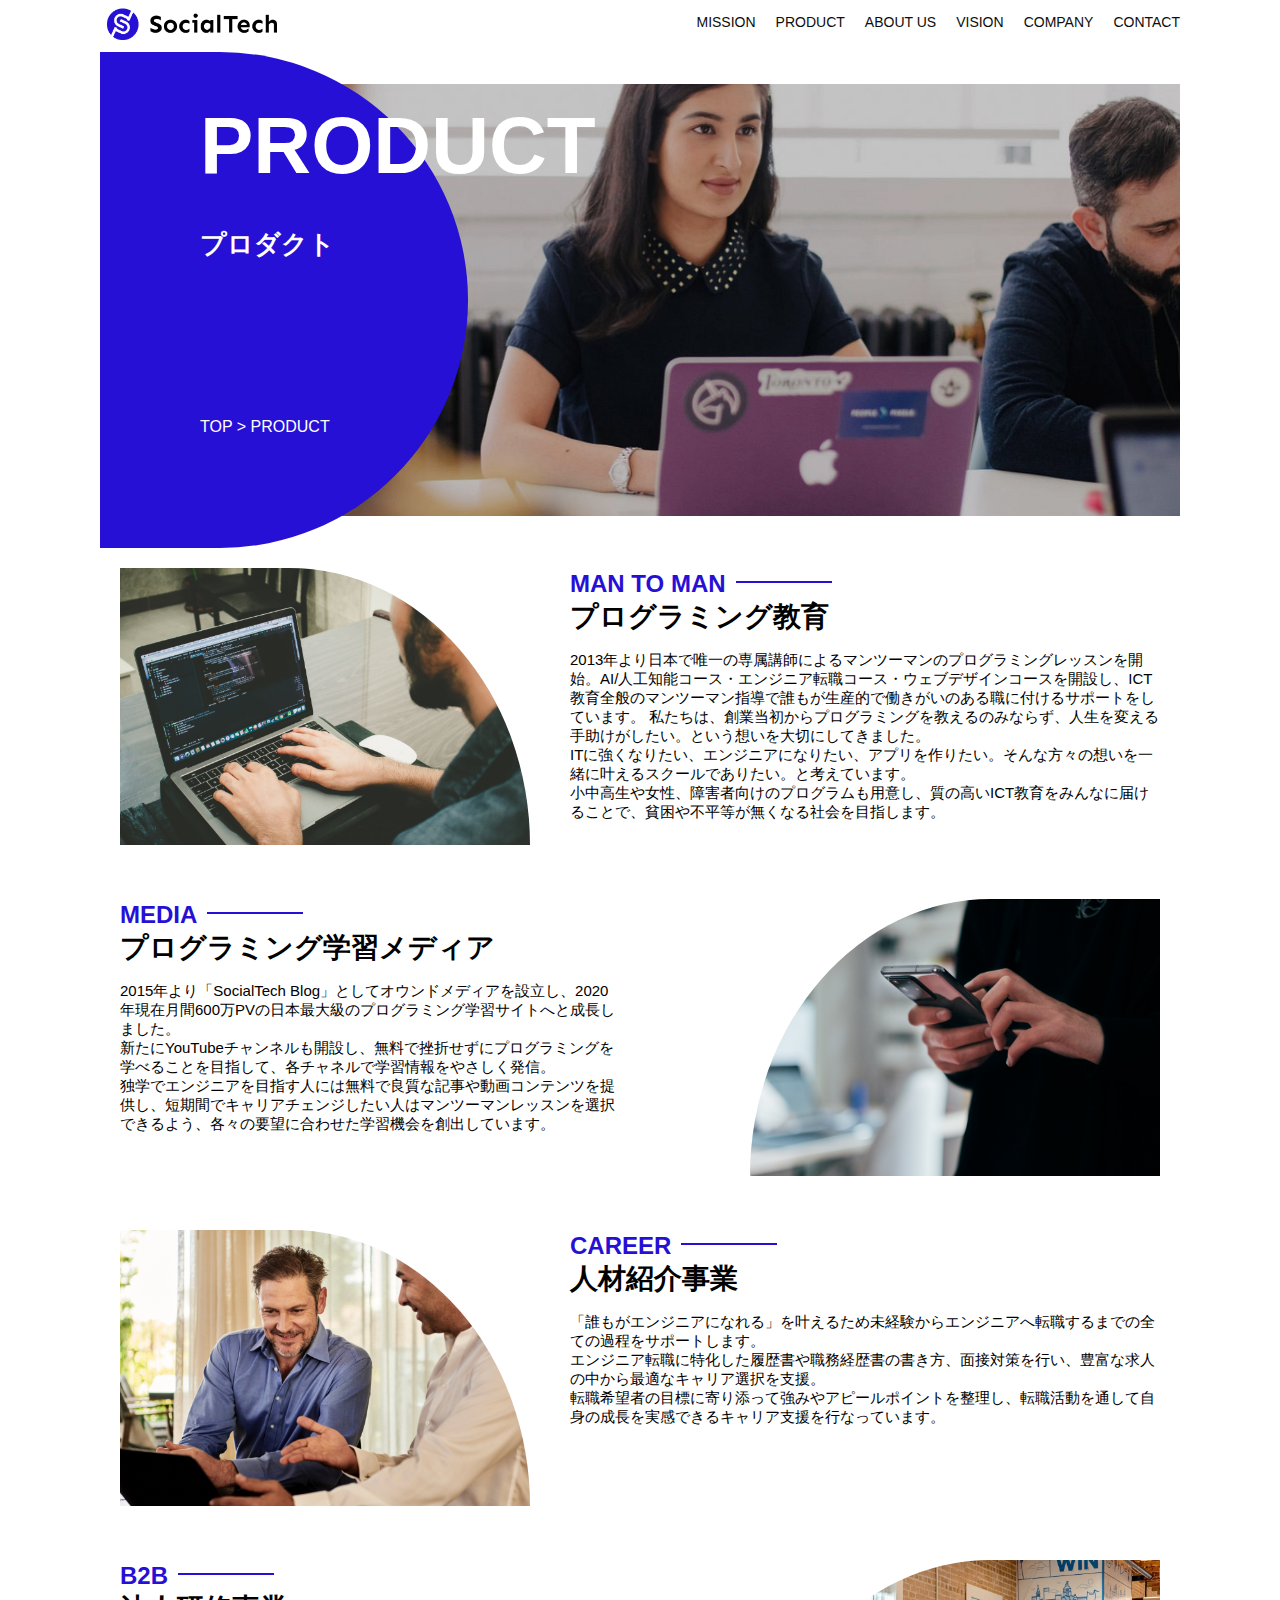
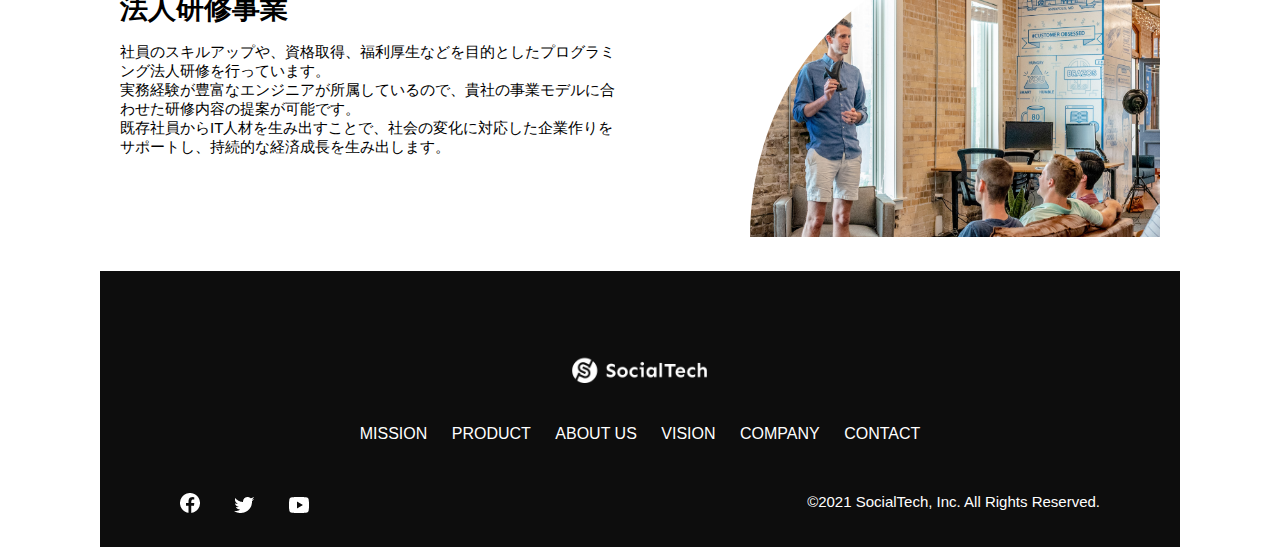
<file: kadai_tutorial_output/product.html>
<!DOCTYPE html>
<html>
    <head>
        <title>SocialTech -PRODUCT プロダクト -</title>
        <meta charset="utf-8">
        <meta name="description" content="SocialTechの4つのプロダクトを紹介します">
        <meta name="viewport" content="width=device-width, initial-scale=1.0">
        <link rel="stylesheet" href="style.css">
    </head>
    <body>
        <!-- ヘッダー -->
         <header>
            <!-- ロゴ -->
             <a href="index.html" id="logo">
                <img src="images/logo.png" alt="トップページに戻る">
             </a>


             <!-- PC用ナビゲーション -->
              <nav id="nav-pc">
                <ul>
                    <li><a href="mission.html">MISSION</a></li>
                    <li><a href="product.html">PRODUCT</a></li>
                    <li><a href="index.html#aboutus">ABOUT US</a></li>
                    <li><a href="index.html#vision">VISION</a></li>
                    <li><a href="index.html#company">COMPANY</a></li>
                    <li><a href="index.html#contact">CONTACT</a></li>
                </ul>
              </nav>
              <!-- スマホ用メニューボタン -->
               <button id="menu-sp" onclick="document.getElementById('nav-sp').style.display = 'block'">
                <img src="images/button-menu.png" alt="ナビゲーションを開く">
               </button>
               <!-- スマホ用ナビゲーション -->
                <div id="nav-sp">
                    <button id="close" onclick="document.getElementById('nav-sp').style.display = 'none'">
                        <img src="images/button-close.png" alt="ナビゲーションを閉じる">
                    </button>

                    <nav>
                        <ul>
                            <li><a id="logo-sp" href="index.html" onclick="document.getElementById('nav-sp').style.display = 'none'"><img src="images/logo-sp.png" alt="トップページに戻る"></a></li>
                            <li><a class="menu" href="mission.html" onclick="document.getElementById('nav-sp').style.display = 'none'">MISSION</a></li>
                            <li><a class="menu" href="product.html" onclick="document.getElementById('nav-sp').style.display = 'none'">PRODUCT</a></li>
                            <li><a class="menu" href="index.html#aboutus" onclick="document.getElementById('nav-sp').style.display = 'none'">ABOUT US</a></li>
                            <li><a class="menu" href="index.html#vision" onclick="document.getElementById('nav-sp').style.display = 'none'">VISION</a></li>
                            <li><a class="menu" href="index.html#company" onclick="document.getElementById('nav-sp').style.display = 'none'">COMPANY</a></li>
                            <li><a class="menu" href="index.html#contact" onclick="document.getElementById('nav-sp').style.display = 'none'">CONTACT</a></li>                           
                        </ul>
                    </nav>
                    
                    <div id="sns">
                        <a href="https://www.facebook.com/sejuku2013"><img src="images/button-facebook.png" alt="facebookのリンク"></a>
                        <a href="https://twitter.com/samuraijuku"><img src="images/button-twitter.png" alt="Twitterのリンク"></a>
                        <a href="https://www.youtube.com/channel/UCCFOQO5aDK0xXam4cUQXT8g"><img src="images/button-youtube.png" alt="YouTubeのリンク"></a>
                    </div>
                </div>
         </header>


         <main>
            <article>
                <section id="product-main">
                    <div class="product-main-inner">
                        <div id="product-title">
                            <h1>PRODUCT<br><span>プロダクト</span></h1>
                            <p>TOP > PRODUCT</p>
                        </div>
                    </div>
                </section>

                <section class="product-section product-section-left">
                    <div class="product-section-img">
                        <img src="images/product/product-mantoman.png" alt="PCでコードを書く男性">
                    </div>  
                    <div class="product-read">
                        <h2 class="product-h2">MAN TO MAN</h2>
                        <h3 class="product-h3">プログラミング教育</h3>
                        <p>2013年より日本で唯一の専属講師によるマンツーマンのプログラミングレッスンを開始。AI/人工知能コース・エンジニア転職コース・ウェブデザインコースを開設し、ICT教育全般のマンツーマン指導で誰もが生産的で働きがいのある職に付けるサポートをしています。 私たちは、創業当初からプログラミングを教えるのみならず、人生を変える手助けがしたい。という想いを大切にしてきました。<br>ITに強くなりたい、エンジニアになりたい、アプリを作りたい。そんな方々の想いを一緒に叶えるスクールでありたい。と考えています。<br>小中高生や女性、障害者向けのプログラムも用意し、質の高いICT教育をみんなに届けることで、貧困や不平等が無くなる社会を目指します。</p>
                    </div>
                </section>

                <section class="product-section product-section-right">
                    <div class="product-read">
                        <h2 class="product-h2">MEDIA</h2>
                        <h3 class="product-h3">プログラミング学習メディア</h3>
                        <p>2015年より「SocialTech Blog」としてオウンドメディアを設立し、2020年現在月間600万PVの日本最大級のプログラミング学習サイトへと成長しました。<br>新たにYouTubeチャンネルも開設し、無料で挫折せずにプログラミングを学べることを目指して、各チャネルで学習情報をやさしく発信。<br>独学でエンジニアを目指す人には無料で良質な記事や動画コンテンツを提供し、短期間でキャリアチェンジしたい人はマンツーマンレッスンを選択できるよう、各々の要望に合わせた学習機会を創出しています。</p>
                    </div>
                    <div class="product-section-img">
                        <img src="images/product/product-media.png" alt="スマートフォンを操作する人">
                    </div>   
                </section>

                <section class="product-section product-section-left">
                    <div class="product-section-img">
                        <img src="images/product/product-career.png" alt="笑顔で話し合う2人の男性">
                    </div>  
                    <div class="product-read">
                        <h2 class="product-h2">CAREER</h2>
                        <h3 class="product-h3">人材紹介事業</h3>
                        <p>「誰もがエンジニアになれる」を叶えるため未経験からエンジニアへ転職するまでの全ての過程をサポートします。<br>エンジニア転職に特化した履歴書や職務経歴書の書き方、面接対策を行い、豊富な求人の中から最適なキャリア選択を支援。<br>転職希望者の目標に寄り添って強みやアピールポイントを整理し、転職活動を通して自身の成長を実感できるキャリア支援を行なっています。<br></p>
                    </div>
                </section>

                <section class="product-section product-section-right">
                    <div class="product-read">
                        <h2 class="product-h2">B2B</h2>
                        <h3 class="product-h3">法人研修事業</h3>
                        <p>社員のスキルアップや、資格取得、福利厚生などを目的としたプログラミング法人研修を行っています。<br>実務経験が豊富なエンジニアが所属しているので、貴社の事業モデルに合わせた研修内容の提案が可能です。<br>既存社員からIT人材を生み出すことで、社会の変化に対応した企業作りをサポートし、持続的な経済成長を生み出します。</p>
                    </div>
                    <div class="product-section-img">
                        <img src="images/product/product-b2b.png" alt="講演中の男性とそれを聴く人々">
                    </div>   
                </section>

            </article>
         </main>

                         <footer>
                            <div id="footer-logo">
                                <img src="images/logo-sp.png" alt="SocialTech">
                            </div>
                            <div id="footer-link">
                                <a href="mission.html">MISSION</a>
                                <a href="product.html">PRODUCT</a>
                                <a href="index.html#aboutus">ABOUT US</a>
                                <a href="index.html#vision">VISION</a>
                                <a href="index.html#company">COMPANY</a>
                                <a href="index.html#contact">CONTACT</a>
                            </div>
                            <div id="sns-footer">
                                <div class="sns-btns">
                                <a href="https://www.facebook.com/sejuku2013"><img src="images/button-facebook.png" alt="facebookのリンク"></a>
                                <a href="https://twitter.com/samuraijuku"><img src="images/button-twitter.png" alt="Twitterのリンク"></a>
                                <a href="https://www.youtube.com/channel/UCCFOQO5aDK0xXam4cUQXT8g"><img src="images/button-youtube.png" alt="YouTubeのリンク"></a>
                            </div>
                                <p id="copyright">&copy;2021 SocialTech, Inc. All Rights Reserved.</p>
                            </div>
                         </footer>

                </body>

</html>
</file>
<file: html-css-kadai_013/style.css>
/* PC、スマホ共通スタイル */
body {
  font-family: "Source Sans Pro", "Hiragino Kaku Gothic ProN", Meiryo, Arial,
    sans-serif;
}

p {
  font-size: 15px;
}

#main-visual>img {
  width: 100%;
}

/*================
PC用のスタイル 
=================*/
@media screen and (min-width: 768px) {
  /* 横幅設定 */
  body {
    max-width: 1080px;
    min-width: 960px;
    margin: 0 auto 0 auto;
  }

  /* ヘッダー */
  header {
    display: flex;
    justify-content: space-between;
  }

  /* ナビゲーションのレイアウト */
  #nav-pc {
    text-align: right;
    font-size: 14px;
    padding-top: 15px;
  }

  /* ナビゲーションのリンクの装飾設定 */
  #nav-pc>a {
    text-decoration: none;
    margin-left: 20px;
  }

  #nav-pc>a:link {
    color: #0d0d0d;
  }

  #nav-pc>a:visited {
    color: #0d0d0d;
  }

  #nav-pc>a:hover {
    color: #0d0d0d;
    text-decoration: underline;
  }

  #nav-pc>a:active {
    color: #0d0d0d;
  }
  #menu-sp {
    display: none;
  }

  #nav-sp {
    display: none;
  }

}

/*================
スマホ用のスタイル 
=================*/

@media screen and (max-width: 767px) {
  body {
    min-width: 375px;
    margin: 0;
  }

  #nav-pc {
    display: none;
  }

  #menu-sp {
    float: right;
    padding: 0;
  }

  #nav-sp {
    background-color: #ce933e;
    position: absolute;
    left: 0;
    top: 0;
    height: 100%;
    width: 100%;
    display: none;
    z-index: 100;
  }

  #nav-sp ul {
    padding-left: 0;
  }

  #nav-sp li {
    list-style: none;
  }

  #close {
    position: absolute;
    top: 20px;
    right: 20px;
  }

  #logo-sp {
    margin: 80px 0px 30px 20px;
  }

  #nav-sp a {
    display: block;
  }

  #nav-sp a:link {
    color: #ffffff;
  }

  #nav-sp a:visited {
    color: #ffffff;
  }

  #nav-sp a:hover {
    color: #ffffff;
    text-decoration: underline;
  }

  #nav-sp a:active {
    color: #ffffff;
  }

  #nav-sp .menu {
    text-decoration: none;
    margin: 0 20px;
    display: block;
    height: 44px;
    font-size: 16px;
    background-image: url(images/arrow.png);
    background-repeat: no-repeat;
    background-position: right top;
  }

}
</file>
<file: kadai_tutorial_output/style.css>
/* PC,スマホ共通スタイル */
 * {
    box-sizing: border-box;
 }
 
 p {
    font-size: 15px;
 }

 body {
   max-width: 1080px;
   margin: 0 auto 0 auto;
   font-family: "Source Sans Pro", "Hiragino Kaku Gothic ProN", Meiryo, Arial, sans-serif;
 }


 /* ヘッダー */
 header {
   display: flex;
   justify-content: space-between;
 }

 /* ナビゲーションのレイアウト */
 #nav-pc {
   font-size: 14px;
 }

 #nav-pc ul {
   display: flex;
   padding-left: 0;
 }

 #nav-pc li {
   list-style: none;
 }

 /* ナビゲーションのリンクの装飾設定 */
 #nav-pc a {
   text-decoration: none;
   margin-left: 20px;
   color: #0d0d0d;
 }

 #nav-pc a:hover {
   text-decoration: underline;
 }

 /* スマホ用ナビを非表示 */
 #nav-sp,
 #menu-sp {
  display: none;
 }


 /* メインビジュアル */
 #main-visual {
   position: relative;
   height: 400px;
 }

 #main-message {
   position: absolute;
   top: 0;
   left: 0;
   background-color: #2710d5;
   color: #ffffff;
   border-radius: 0 0 476px 0;
   max-width: 620px;
   height: 100%;
   width: 100%;
   z-index: 11;
 }
 
 #main-message h1 {
   font-size: 60px;
   margin: 100px 0 0 50px;
 }

 #main-message > p {
   font-size: 28px;
   margin: 0 0 0 50px;
 }

 #main-visual > img {
   max-width: 620px;
   border-radius: 476px 0 0 0;
   position: absolute;
   top: 0;
   right: 0;
   z-index: 10;
 }

 /* 見出し */
 h2 {
   margin: 40px 0 0 0;
 }

 h2::after {
   content: url("images/line.png");
   margin-left: 10px;
 }

 h3 {
   font-size: 27px;
 }

 /* ミッション */
 #mission {
   margin: 80px auto 80px auto;
 }

 #mission-flex {
   display: flex;
 }

 #mission-flex > div {
   width: 50%;
   margin: 20px;
 }

 #mission-photo {
   width: 100%;
 }

 #s2dgs {
   margin-top: 50px;
   width: 100%;
 }

 #product {
   background-color: #fafafa;
   margin: 80px 0 80px 0;
   padding: 10px 40px 0px 40px;
 }

 #product .product-flex {
   margin-top: 40px;
   display: flex;
 }

 #product-left {
   width: 50%;
   margin-right: 20px;
 }

 #product-right {
   width: 50%;
   margin-left: 20px;
   margin-top: 80px;
 }

 #product-left > div {
   position: relative;
   height: 480px;
   margin-right: 20px;
 }

 #product-right > div {
   position: relative;
   height: 480px;
   margin-left: 20px;
 }

 /* 画像 */
 .product-photo {
   width: 100%;
 }

 .product-explain {
   background-color:#ffffff;
   position: absolute;
   left: 0;
   bottom: 50px;
   margin: 0 40px 0 40px;
   padding: 20px;
   box-shadow: 5px 5px 10px rgba(0,0,0,0.05);
 }

 .product-explain > span {
   color: #2710d5;
   font-weight: bold;
   font-size: 16px;
   margin: 0;
 }

 .product-explain > h3 {
   margin: 5px 0 5px 0;
 }

 .product-explain > p {
   font-size: 14px;
   margin: 0;
 }

 #product-more {
   text-align: center;
 }

 #product-more a {
   position: relative;
   bottom: -42px;
 }

 #aboutus {
  margin: 80px auto 80px auto;
 }

 #aboutus > div {
  display: flex;
 }

 .culture-img {
  width: 50%;
  align-self: flex-start;
 }

 .culture-img2 {
  margin-top: 50px;
  width: 100%;
 }

 .culture-table {
  margin-right: 50px;
 }

 .culture-num {
  font-size: 80px;
  color: #2710d5;
  padding: 0 20px 0 0;
 }

 .culture-table th {
  text-align: left;
  font-size: 28px;
  font-weight: bold;
 }

 .culture-en {
  color: #2710d5;
  font-size: 24px;
 }

 .culture-description {
  margin: 0;
 }

 /* セクション要素 ヴィジョン*/

#vision {
  margin: 80px auto 80px auto;
}
/* セクション内の外枠 */
#vision > div {
  display: flex;
  justify-content: space-between;
  flex-wrap: wrap;
}
/* 行動指針の枠 */
.vision-box {
  width: 300px;
  height: 300px;
  margin-bottom: 30px;
  position: relative;
}


/* ビジョンボックスのイメージ画像 */
.vision-box > img {
  width: 100%;
  position: relative;
  z-index: 30;
}
/* 見出しと説明文をグループ化する */
.vision-box > div {
  position: absolute;
  top: 0;
  left: 0;
  z-index: 31;
  margin-right: 20px;
}
/* 英語の見出し */
.vision-box > div > h4 {
  color: #2710d5;
  font-size: 19px;
  margin: 80px 0 0 0;
}
/* h4の一文字目 */
.vision-box > div > h4::first-letter {
  font-size: 40px;
}
/* 日本語見出し */
.vision-box > div > h5 {
  font-size: 20px;
  margin: 0 0 0 0;
}
/* 説明文 */
.vision-box > div > p {
  margin: 10px 0 0 0;
} 

/* COMPANYセクション */
#company {
  margin: 80px auto 80px auto;
}

#company-table {
  width: 100%;
}

.tableheader {
  text-align: left;
  padding: 20px;
  border-bottom-color: #2710d5;
  border-bottom-width: 1px;
  border-bottom-style: solid;
  width: 100px;
}

.tableheader-first {
  border-top-color: #2710d5;
  border-top-width: 1px;
  border-top-style: solid;
}

.cell {
  padding: 30px;
  border-bottom-color: #ececec;
  border-bottom-width: 1px;
  border-bottom-style: solid;
}

.cell-first {
  border-top-color: #ececec;
  border-top-width: 1px;
  border-top-style: solid;
}

#company > iframe {
  width: 100%;
  height: 368px;
  margin-top: 40px;
}

/* コンタクト */
#contact {
  margin: 80px auto 80px auto;
}

/* 外枠 */
#contact > form > div {
  display: flex;
  flex-direction: row;
  flex-wrap: wrap;
  padding-bottom: 30px;
}

.contact-heading {
  width: 240px;
  align-self: center;
}

.contact-label {
  font-weight: bold;
}

.contact-span {
  color: #ce2222;
  margin-left: 20px;
  font-weight: bold;
}

.contact-textbox {
  border-top: 0px;
  border-left: 0px;
  border-right: 0px;
  border-bottom-width: 1px;
  border-bottom-color: #707070;
  border-style: solid;
  background-color: #fafafa;
  width: 400px;
  height: 56px;
}

.contact-textarea {
  border-top: 0px;
  border-left: 0px;
  border-right: 0px;
  border-bottom-width: 1px;
  border-bottom-color: #707070;
  background-color: #fafafa;
  width: 400px;
  height: 200px;  
}

#contact dt {
  font-weight: bold;
}

#contact dd {
  margin: 0 0 16px 0;
}

#contact dd p {
  margin: 0;
}

#contact dd ul {
  padding-left: 0;
}

#contact dd li {
  margin-bottom: 0;
  list-style: none;
}

footer {
  background-color: #0d0d0d;
  text-align: center;
  padding: 80px 80px 30px 80px;
}

#footer-logo {
  margin-bottom: 30px;
}

#footer-link {
  margin-bottom: 50px;
}

#footer-link > a {
  text-decoration: none;
  margin: 10px;
  color: #ffffff;
}

#footer-link > a:hover {
  text-decoration: underline;
}

#sns-footer {
  display: flex;
  justify-content: space-between;
  text-align: left;
}

#sns-footer a {
  margin-right: 30px;
}

#copyright {
  color: #ffffff;
  margin: 0;
}

/* mission.html用スタイル
ミッションのメインビジュアル */

.mission-main-inner {
  background-image: url("images/mission/mission-main.png");
  background-repeat: no-repeat;
  background-position-y: center;
}

#mission-title {
  background-color: #2710d5;
  width: 368px;
  color: #ffffff;
  height: 496px;
  border-radius: 0 248px 248px 0;
  position: relative;
}

#mission-title h1 {
  position: absolute;
  top: 0;
  left: 100px;
  font-size: 80px;
  line-height: 1;
}

#mission-title h1 span {
  font-size: 26px;
}

#mission-title > p {
  position: absolute;
  top: 350px;
  left: 100px;
  font-size: 16px;
}

/* S2DGsセクション */
#mission-s2dgs {
  padding: 20px;
}

.mission-h2 {
  color: #2710d5;
  font-size: 40px;
}

.mission-h2::after {
  content: none;
}

/* ５GOALSセクション */
#mission-five-goals {
  padding: 20px;
  display: flex;
}

#mission-five-goals .five-goals-image {
  width: 30%;
  padding: 20px;
}

#mission-five-goals .five-goals-image img {
  width: 100%;
}

#mission-five-goals .five-goals-read {
  width: 70%;
  padding: 20px;
}

#mission-five-goals .five-goals-read > div {
  margin-bottom: 40px;
}

.fivegoals-image-right {
  float: right;
  margin: 20px;
}

.fivegoals-image-left {
  float: left;
  margin: 20px;
}

.fivegoals-number {
  color: #2710d5;
  font-size: 48px;
  font-weight: bold;
  margin: 0;
}

.fivegoals-h3 {
  font-size: 28px;
  margin: 0;
}

.fivegoals-p {
  margin: 0;
}

/* プロダクト */
.product-main-inner {
  background-image: url("images/product/product-main.png");
  background-repeat: no-repeat;
  background-position-y: center;
}

#product-title {
  background-color: #2710d5;
  width: 368px;
  color: #ffffff;
  height: 496px;
  border-radius: 0 248px 248px 0;
  position: relative;
}

#product-title h1 {
  position: absolute;
  top: 0;
  left: 100px;
  font-size: 80px;
  line-height: 1;
}

#product-title h1 span {
  font-size: 26px;
}

#product-title > p {
  position: absolute;
  top: 350px;
  left: 100px;
  font-size: 16px;
}

/* プロダクトセクション */

.product-section {
  display: flex;
  padding: 20px 20px 0;
}

.product-section .product-section-img {
  width: 450px;
}

/* 左側画像 */

.product-section-left .product-section-img img {
  width: 100%;
  padding: 0 40px 30px 0;
  border-radius: 0 432px 0 0;
}

.product-section-left .product-read {
  width: 50%;
  flex-grow: 1;
}

.product-section-left .product-read p {
  margin-bottom: 0;
}

/* 右側画像 */

.product-section-right {
  justify-content: space-between;
}

.product-section-right .product-section-img img {
  width: 100%;
  padding: 0 0 30px 40px;
  border-radius: 432px 0 0 0;
}

.product-section-right .product-read {
  width: 500px;
}

.product-h2 {
  color: #2710d5;
  font-size: 24px;
  margin: 0;
}

.product-h3 {
  font-size: 28px;
  margin: 0;
}







/* ＝＝＝＝＝＝＝＝＝＝
スマホ用のスタイル
＝＝＝＝＝＝＝＝＝＝ */

 /* 画面幅が767px以下のとき */
 @media screen and (max-width: 767px) {
  /* スマホ用のスタイルを指定する
  PC用ナビゲーション非表示 */
  #nav-pc {
    display: none;
  }  

 /* ハンバーガーメニューのアイコン画像 */
#menu-sp {
  display: block;
  background-color: transparent;
  float: right;
  padding: 0;
  border: none;
}

#nav-sp {
  background-color: #2710d5;
  position: fixed;
  left: 0;
  top: 0;
  width: 100%;
  height: 100%;
  display: none;
  z-index: 100;
}

#close {
  position: absolute;
  top: 20px;
  right: 20px;
  background-color: transparent;
  border: none;
}
#nav-sp nav ul {
  padding-left: 0;
}

#nav-sp nav li {
  list-style: none;
}

#logo-sp {
  margin: 80px 0 30px 20px;
}

#nav-sp nav a {
  display: block;
  color: #ffffff;
}

#nav-sp nav a:hover{
  text-decoration: underline;
}

#nav-sp .menu {
  text-decoration: none;
  margin: 0 20px 0 20px;
  height: 44px;
  font-size: 16px;
  background-image: url("images/arrow.png");
  background-repeat: no-repeat;
  background-position: right top;
}

#sns {
  position: absolute;
  bottom: 20px;
  left: 20px;
}

#sns > a {
  margin-right: 30px;
}

/* スマホメインビジュアル */
#main-visual {
  position: relative;
  height: 470px;
}

#main-visual > div {
  text-align: center;
  height: 280px;
}

#main-visual h1 {
  font-size: 28px;
  margin-top: 90px;
}

#main-visual > div > p {
  margin: 0;
  font-size: 15px;
}

#main-visual > img {
  width: 100%;
  border-radius: 476px 0 0 0;
  top: auto;
  bottom: 0;
}

/* スマホミッション */
h2 {
  margin: 15px 0 15px 0;
}

h3 {
  font-size: 24px;
  margin: 10px 0 0 0;
}

#mission {
  margin: 20px 0 20px 0;
  padding: 0 20px 0 20px;
}

#mission-flex {
  flex-direction: column;
}

#mission-flex > div {
  width: 100%;
  margin: 0;
}

/* スマホプロダクト */

#product {
  margin: 0;
  padding: 10px 20px 0 20px;
}

#product .product-flex {
  flex-direction: column;
  margin: 0;
}
#product-left,
#product-right {
  width: 100%;
  margin: 0;
}

#product-left > div,
#product-right > div {
  height: auto;
  margin: 0;
}

.product-explain {
  position: relative;
  margin: 0;
}

.product-explain > h3 {
  margin: 10px 0 10px 0;
  font-size: 24px;
}

#product-more {
  text-align: left;
}

/* アバウトスマホ */

#aboutus {
  margin: 80px 20px 80px 20px;
}

#aboutus > div {
  flex-direction: column;
}

.culture-table th {
  font-size: 16px;
}

.culture-table {
  margin-right: 0;
  padding-right: 20px;
  order: 2;
}

.culture-img {
  width: 100%;
  order: 1;
}

.culture-img2 {
  margin-top: 0;
}

.culture-num {
  padding: 0;
}

.culture-description {
  margin: 0;
}

/* ヴィジョンスマホ */

#vision {
  margin: 80px 20px 80px 20px;
}

.vision-box > img {
  position: absolute;
  top: 0;
  left: 0;
}

.vision-box > div > h4 {
  margin: 60px 0 0 0;
}

/* カンパニースマホ */

#company {
  margin: 0 20px 0 20px;
}

#company > h3 {
  margin-bottom: 20px;
}

.tableheader {
  width: 50px;
}

.cell {
  padding: 20px;
}

#company > iframe {
  height: 240px;
}

/* コンタクトスマホ */
#contact {
  margin: 80px 20px 80px 20px;
}

#contact > h3 {
  margin-bottom: 20px;
}

#contact > form > div {
  flex-direction: column;
  margin-bottom: 20px;
}

.contact-heading {
  align-self: auto;
  margin-bottom: 20px;
}

.contact-textbox {
  min-width: 300px;
  width: 100%;
}

.contact-textarea {
  height: 150px;
  width: 100%;
}

.radiobutton {
  margin-bottom: 20px;
}

/* フッタースマホ */

footer {
  padding: 30px 20px 50px 20px;
  text-align: left;
}

#footer-link > a {
  margin: 0 20px 30px 0;
  display: block;
  background-image: url("images/arrow.png");
  background-repeat: no-repeat;
  background-position: right top;
}

#footer-link > a:hover {
  text-decoration: underline;
}

#sns-footer {
  flex-direction: column;
  justify-content: flex-start;
}

#copyright {
  font-size: 12px;
  margin-top: 30px;
}

/* スマホ用ミッション */

#mission-main {
  height: 256px;
  margin-top: 4%;
  position: relative;
}

.mission-main-inner {
  height: 80%;
  background-size: cover;
}

#mission-title {
  width: 136px;
  height: 256px;
  position: absolute;
  top: -10%;
}

#mission-title h1 {
  left: 20px;
  font-size: 40px;
}

#mission-title h1 span {
  font-size: 18px;
}

#mission-title > p {
  top: 180px;
  left: 20px;
  font-size: 13px;
}

/* ミッションS2DGS */

.mission-h2 {
  font-size: 38px;
  margin: 0px;
}

.mission-h2::after {
  content: none;
}

#mission-s2dgs > img {
  width: 100%;
}

/* ミッションセクション要素 */

#mission-five-goals {
  flex-direction: column;
}

#mission-five-goals > div {
  padding: 0;
}

#mission-five-goals .five-goals-image,
#mission-five-goals .five-goals-read {
  width: 100%;
  padding: 0;
}

#mission-five-goals .five-goals-read > div {
  display: flex;
  flex-direction: column;
}

.fivegoals-image-right, 
.fivegoals-image-left {
 align-self: center;
}


/* プロダクト */

#product-main {
  height: 256px;
  margin: 4%;
  position: relative;
}

.product-main-inner {
  height: 80%;
  background-size: cover;
}

#product-title {
  width: 136px;
  height: 256px;
  position: absolute;
  top: -10%;
}

#product-title h1 {
  left: 20px;
  font-size: 40px;
}

#product-title h1 span {
  font-size: 18px;
}

#product-title > p {
  top: 180px;
  left: 20px;
  font-size: 13px;
}

.product-section {
  flex-direction: column;
}

.product-section .product-section-img {
  width: 100%;
}

.product-section .product-section-img img {
  width: 100%;
  padding: 0;
}

.product-section-left .product-section-img img {
  border-radius: 0 300px 0 0;
}

.product-section-left .product-read {
  width: 100%;
  flex-grow: 1;
}

.product-section-right .product-section-img img {
  order: 1;
  border-radius: 300px 0 0 0;
}

.product-section-right .product-read {
  order: 2;
  width: 100%;
}

}
</file>
